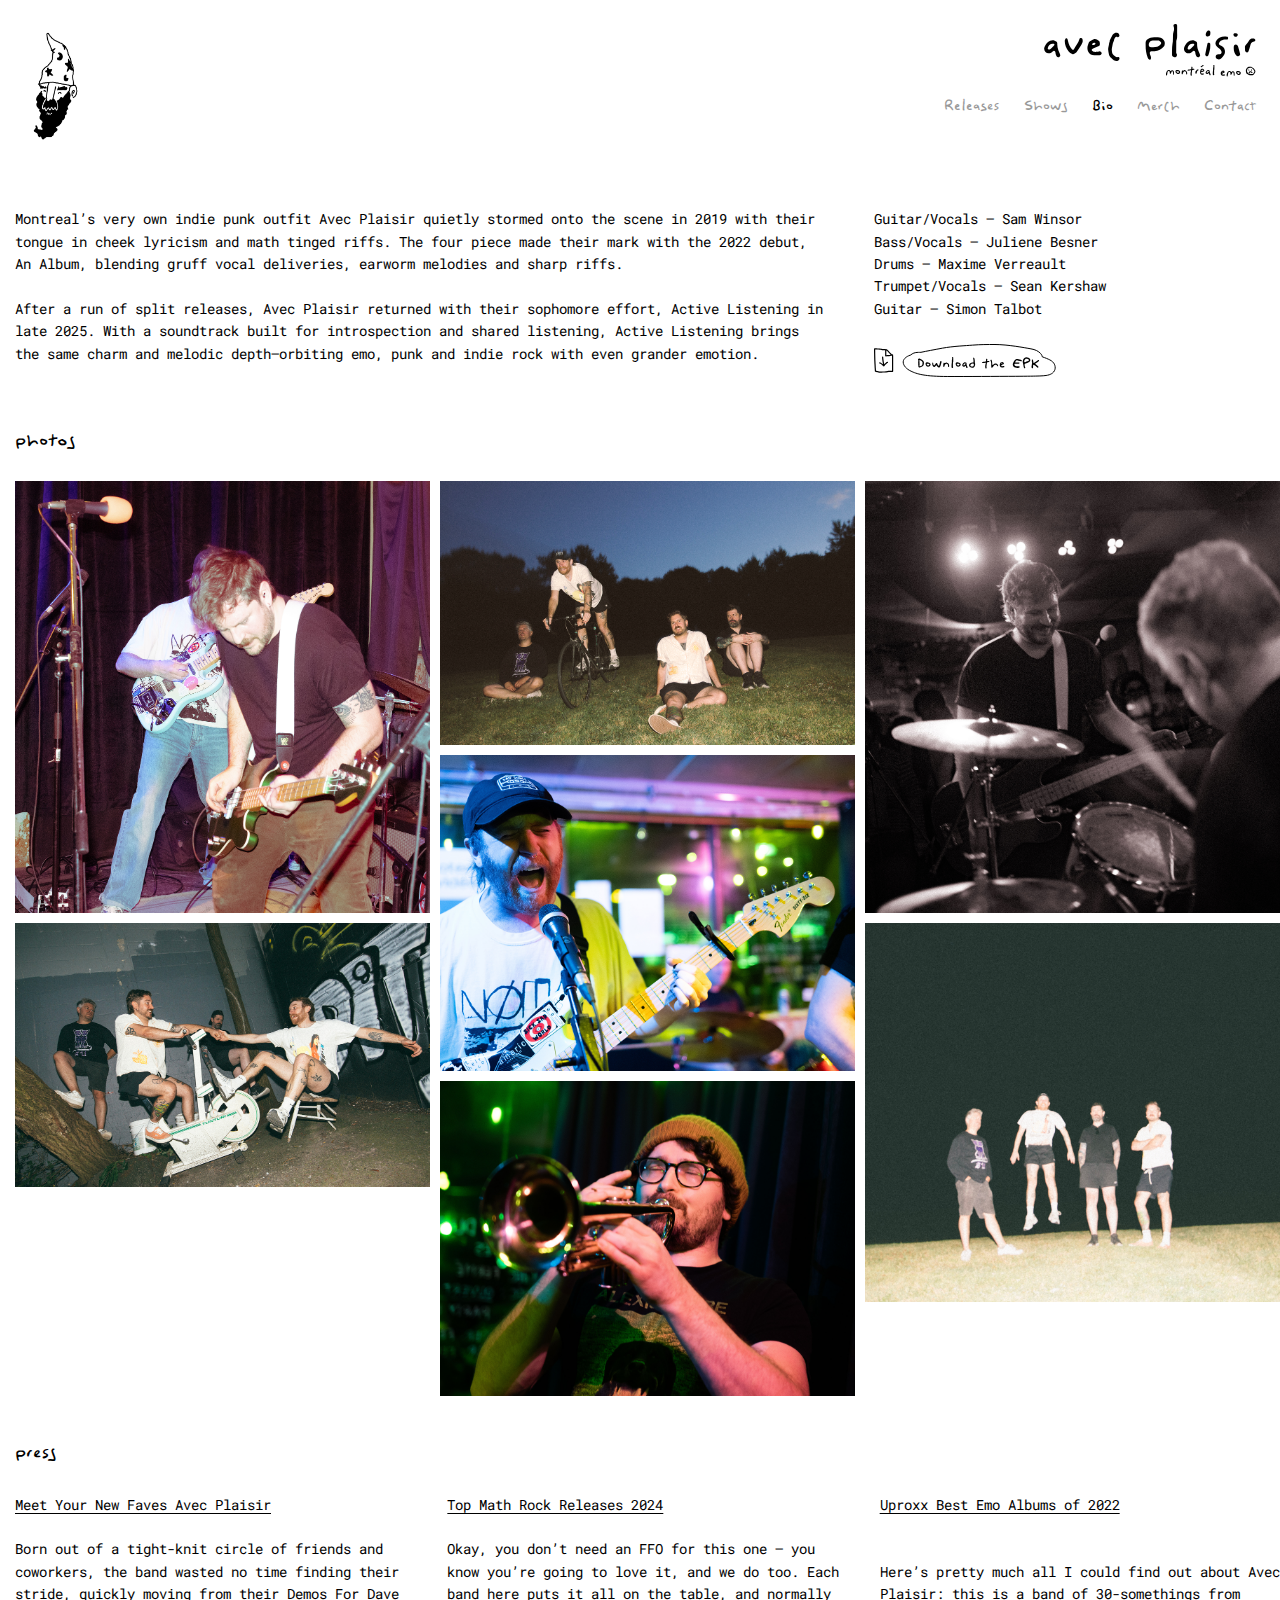
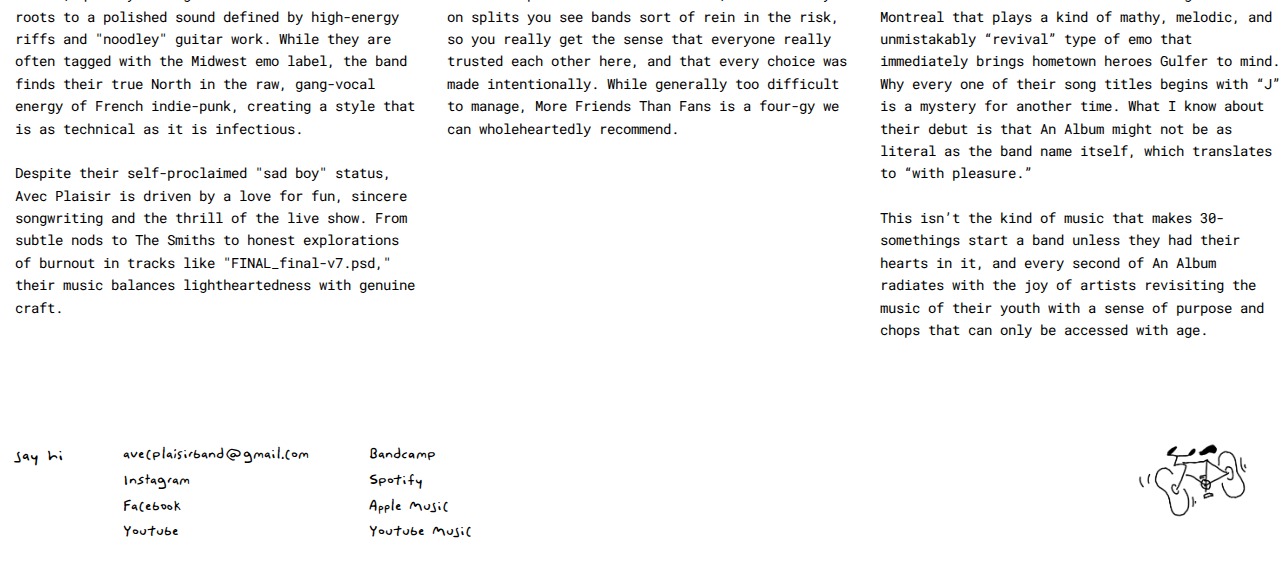
<file: index.html>
<!DOCTYPE html>
<html lang="en">
<head>
  <meta charset="UTF-8" />
  <meta name="viewport" content="width=device-width, initial-scale=1" />
  
  <title>Bio | Avec Plaisir | Montréal Emo</title>
  <meta name="description" content="Official website of Avec Plaisir, an indie-punk outfit from Montréal. Listen to Active Listening and find upcoming show dates.">

  <link rel="canonical" href="https://avecplaisir.ca/index.html">
  <link rel="stylesheet" href="css/styles.css" />
  <link rel="preconnect" href="https://fonts.googleapis.com">
<link rel="preconnect" href="https://fonts.gstatic.com" crossorigin>
<link href="https://fonts.googleapis.com/css2?family=Roboto+Mono:ital,wght@0,100..700;1,100..700&display=swap" rel="stylesheet">
<link rel="icon" type="image/png" href="assets/logos/favicon.png">

<meta property="og:type" content="website">
<meta property="og:url" content="https://avecplaisirband.com/">
<meta property="og:title" content="Avec Plaisir | Montréal Emo">
<meta property="og:description" content="Official website of Avec Plaisir. Listen to 'Active Listening' and check upcoming show dates.">
<meta property="og:image" content="https://avecplaisirband.com/assets/logos/opengraph.png">

<meta name="twitter:card" content="summary_large_image">
<meta name="twitter:title" content="Avec Plaisir">
<meta name="twitter:description" content="Official website of Avec Plaisir.">
<meta name="twitter:image" content="https://avecplaisirband.com/assets/logos/opengraph.png">

</head>
<body>

<!-- NAVIGATION -->
    
<nav class="nav">
  <div class="nav-inner">
    
    <div class="nav-gif-container">
      <img src="images/gifs/doodles_wiz.gif" alt="" class="nav-gif" />
    </div>

    <div class="nav-content">
      <a href="index.html" class="nav-logo">
        <img src="assets/logos/logo-full-right.svg" alt="Avec Plaisir" class="desktop-logo" />
        <img src="assets/logos/logo-centered.svg" alt="Avec Plaisir" class="mobile-logo" />
      </a>

      <ul class="nav-links">
        <li><a href="releases.html">Releases</a></li>
        <li><a href="shows.html">Shows</a></li>
        <li><a href="index.html" class="active">Bio</a></li>
        <li><a href="https://avecplaisir.bandcamp.com/merch" target="_blank">Merch</a></li>
        <li><a href="mailto:avecplaisirband@gmail.com">Contact</a></li>
      </ul>
    </div>

  </div>
</nav>

<main class="page">

   <!-- HEADER / INTRO -->

  <header class="intro">
        <div class="intro-left">
        <p>
          Montreal’s very own indie punk outfit Avec Plaisir quietly stormed onto the scene in 2019 with their tongue in cheek lyricism and math tinged riffs. The four piece made their mark with the 2022 debut, An Album, blending gruff vocal deliveries, earworm melodies and sharp riffs.
        </p>
<br>
        <p>
         After a run of split releases, Avec Plaisir returned with their sophomore effort, Active Listening in late 2025. With a soundtrack built for introspection and shared listening, Active Listening brings the same charm and melodic depth—orbiting emo, punk and indie rock with even grander emotion.
        </p>
      </div>

      <div class="intro-right">
        <ul class="credits">
          <li>Guitar/Vocals — Sam Winsor</li>
          <li>Bass/Vocals — Juliene Besner</li>
          <li>Drums — Maxime Verreault</li>
          <li>Trumpet/Vocals — Sean Kershaw</li>
          <li>Guitar — Simon Talbot</li>
        </ul>

        <a href="assets/Avec-Plaisir_EPK.zip" download class="epk-button">
  <img
    class="epk-default"
    src="assets/buttons/download-epk-default.svg"
    alt="Download the EPK"
  />
  <img
    class="epk-hover"
    src="assets/buttons/download-epk-hover.svg"
    alt=""
  />
</a>
      </div>
  </header>

    <!-- PHOTOS -->

  <section class="photos">
        <h2>photos</h2>

      <div class="photo-grid">
        <img src="images/photos/Image-1.png" alt="" />
        <img src="images/photos/Image-2.png" alt="" />
        <img src="images/photos/Image-3.png" alt="" />
        <img src="images/photos/Image-4.png" alt="" />
        <img src="images/photos/Image-5.png" alt="" />
        <img src="images/photos/Image-6.png" alt="" />
        <img src="images/photos/Image-7.png" alt="" />
      </div>
  </section>

    <!-- PRESS -->

  <section class="press">
  <h2>press</h2>
  <div class="press-grid">
        <article>
        <p><a href="https://www.scenemusicmedia.com/interview/meet-your-new-faves-avec-plaisir">Meet Your New Faves Avec Plaisir</a></p>
          <br>
          <p>
            Born out of a tight-knit circle of friends and coworkers, the band  wasted no time finding their stride, quickly moving from their Demos For Dave roots to a polished sound defined by high-energy riffs and "noodley"  guitar work. While they are often tagged with the Midwest emo label, the band finds their true North in the raw, gang-vocal energy of French  indie-punk, creating a style that is as technical as it is infectious. 
            <br>
            <br>
            Despite their self-proclaimed "sad boy" status, Avec Plaisir is driven by a love for fun, sincere songwriting and the thrill of the live show. From subtle nods to The Smiths to honest explorations of burnout in tracks like "FINAL_final-v7.psd," their music balances lightheartedness with genuine craft.
          </p>
        </article>

        <article>
          <p><a href="https://feckingbahamas.com/the-end-of-the-year-report-top-50-math-rock-releases-of-2024">Top Math Rock Releases 2024</a></p>
          <br>
          <p>
            Okay, you don’t need an FFO for this one – you know you’re going to love it, and we do too. Each band here puts it all on the table, and normally on splits you see bands sort of rein in the risk, so you really get the sense that everyone really trusted each other here, and that every choice was made intentionally. While generally too difficult to manage, More Friends Than Fans is a four-gy we can wholeheartedly recommend.
          </p>
        </article>

        <article>
            <p><a href="https://uproxx.com/indie/best-emo-albums-2022-list/">Uproxx Best Emo Albums of 2022</a></p>
            <br><br>
          <p>
            Here’s pretty much all I could find out about Avec Plaisir: this is a band of 30-somethings from Montreal that plays a kind of mathy, melodic, and unmistakably “revival” type of emo that immediately brings hometown heroes Gulfer to mind. Why every one of their song titles begins with “J” is a mystery for another time. What I know about their debut is that An Album might not be as literal as the band name itself, which translates to “with pleasure.”
            <br>
            <br>
            This isn’t the kind of music that makes 30-somethings start a band unless they had their hearts in it, and every second of An Album radiates with the joy of artists revisiting the music of their youth with a sense of purpose and chops that can only be accessed with age.
          </p>
        </article>
      </div>
  </section>

    <!-- FOOTER -->

 <footer class="footer">
  <h2 class="footer-title">say hi</h2>

  <ul class="footer-links">
    <li><a href="mailto:avecplaisirband@gmail.com">avecplaisirband@gmail.com</a></li>
    <li><a href="https://www.instagram.com/avecplaisirband/" target="_blank" rel="noopener noreferrer">Instagram</a></li>
    <li><a href="https://www.facebook.com/avecplaisirband" target="_blank" rel="noopener noreferrer">Facebook</a></li>
    <li><a href="https://www.youtube.com/@avecplaisirband" target="_blank" rel="noopener noreferrer">Youtube</a></li>
  </ul>

  <ul class="footer-links">
    <li><a href="https://avecplaisir.bandcamp.com/album/active-listening" target="_blank" rel="noopener noreferrer">Bandcamp</a></li>
    <li><a href="https://open.spotify.com/artist/45OR9taqVY8Pkll6PQg9xI?si=CJTieQonRMGG50aIRKrLEA&nd=1&dlsi=aba20785f264412a" target="_blank" rel="noopener noreferrer">Spotify</a></li>
    <li><a href="https://music.apple.com/us/artist/avec-plaisir/1470178502" target="_blank" rel="noopener noreferrer">Apple Music</a></li>
    <li><a href="https://music.youtube.com/channel/UC2itQYO2BKFuR-NdBxmTKXg" target="_blank" rel="noopener noreferrer">Youtube Music</a></li>
  </ul>

  <div class="footer-gif">
    <img src="images/gifs/doodles_bike.gif" alt="" />
  </div>
</footer>

</main>
</body>
</html>
</file>
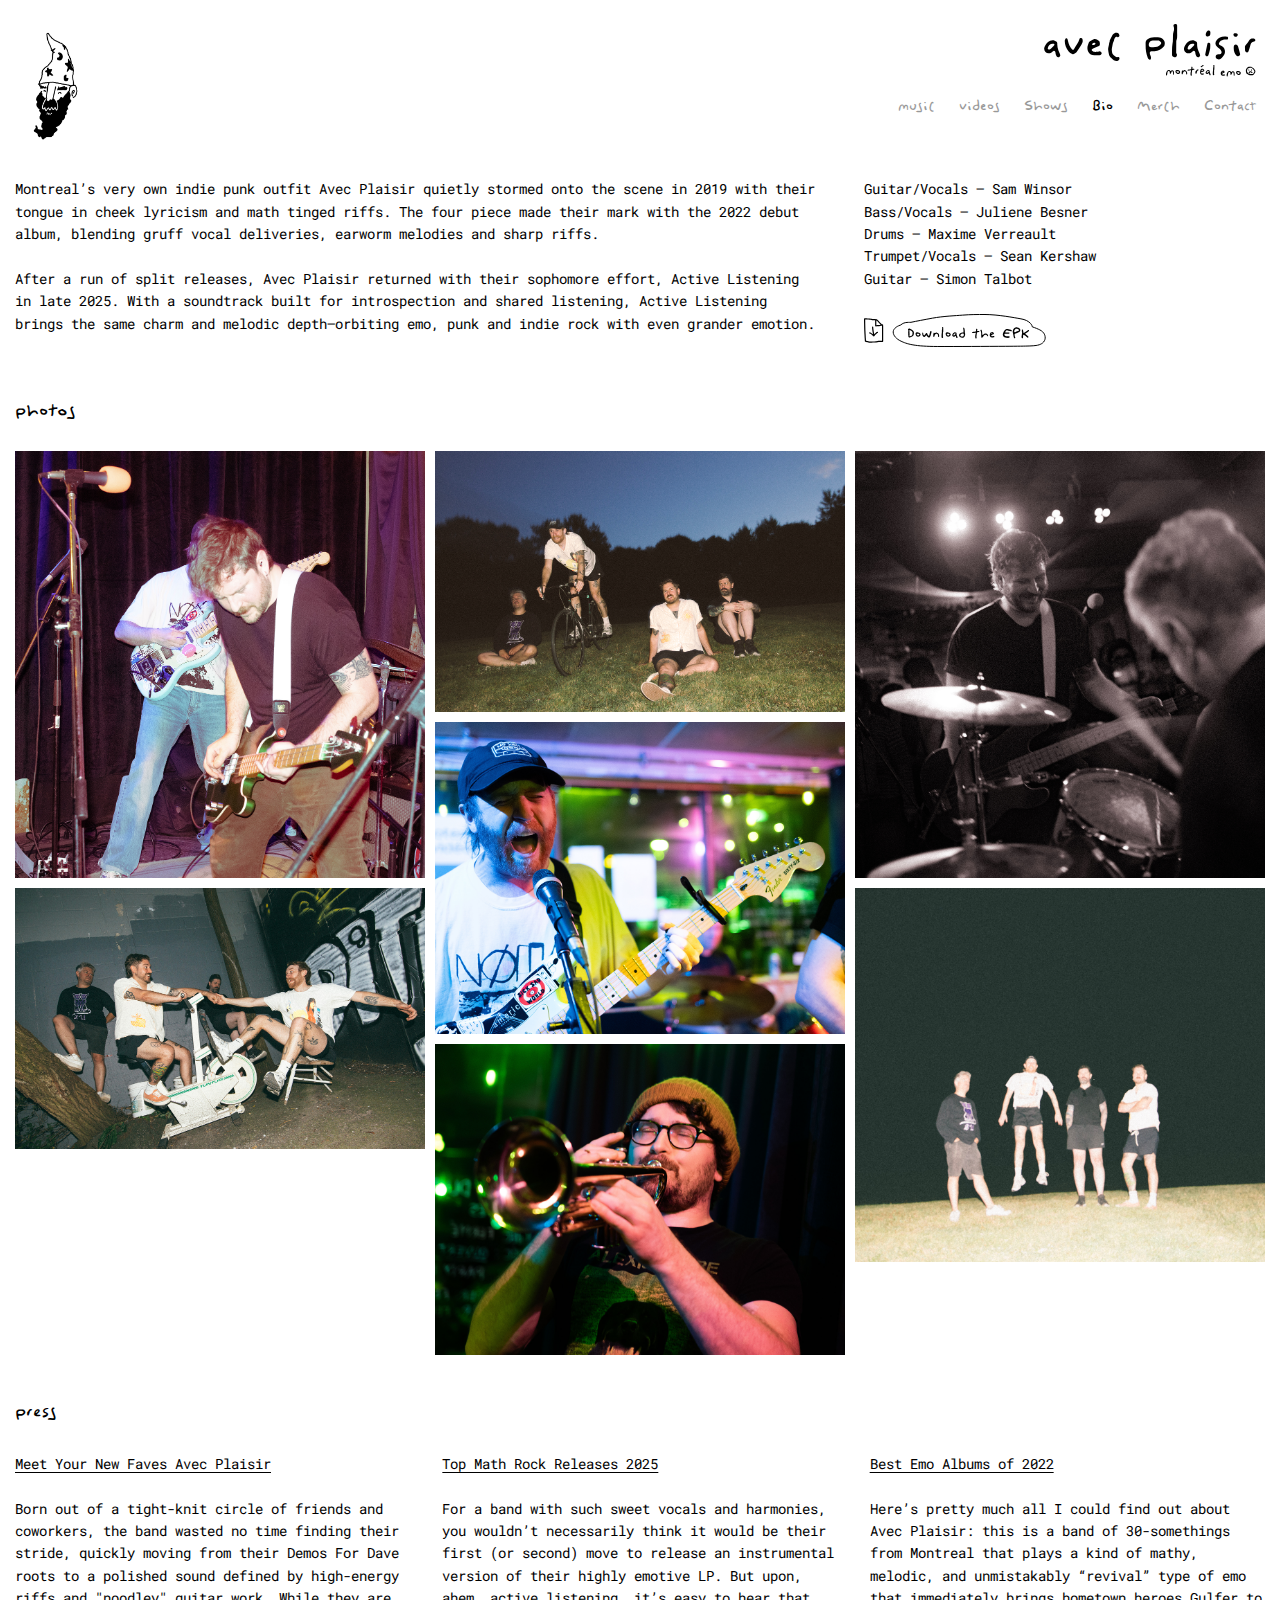
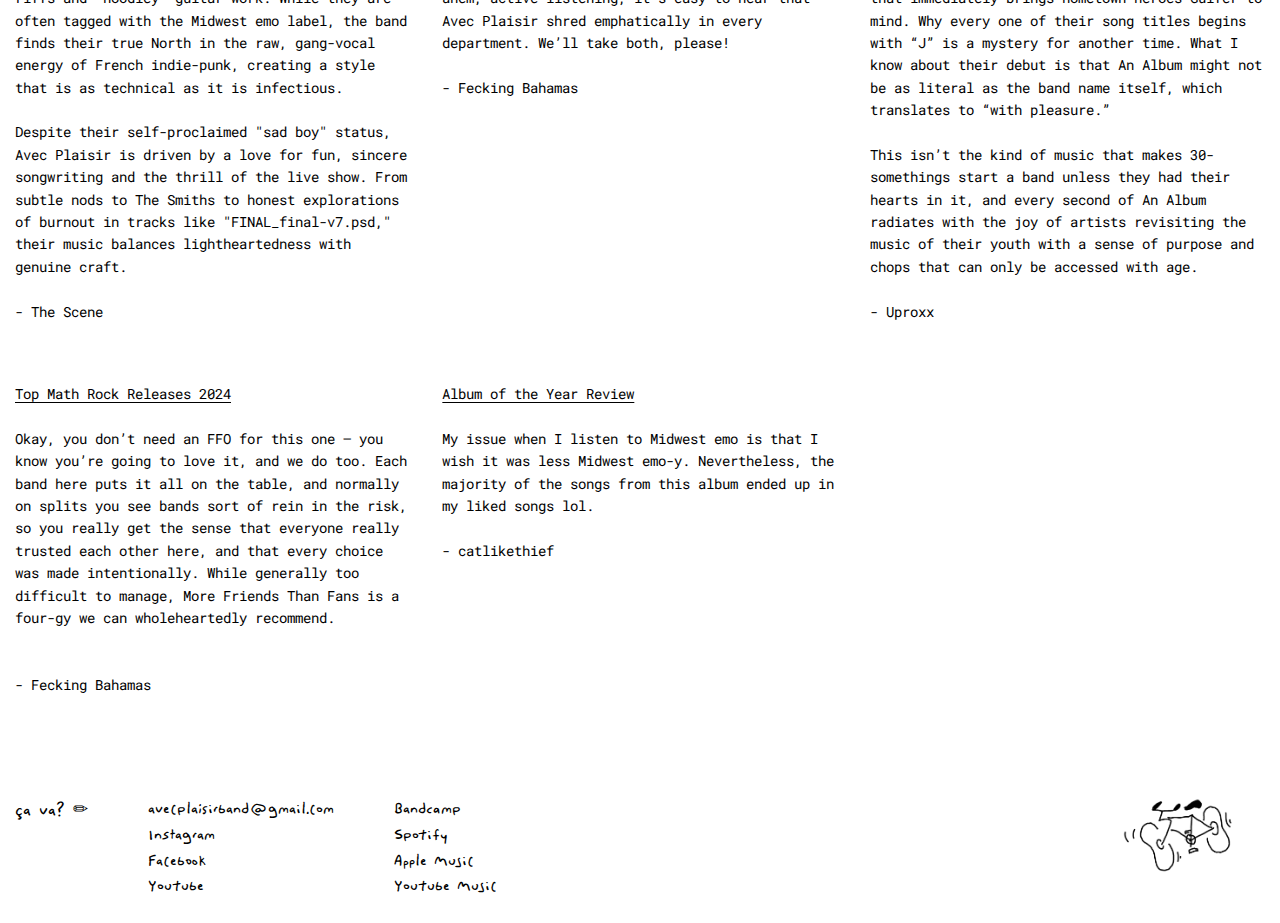
<file: bio.html>
<!DOCTYPE html>
<html lang="en">
<head>
  <meta charset="UTF-8" />
  <meta name="viewport" content="width=device-width, initial-scale=1" />
  
  <title>Bio | Avec Plaisir | Montréal Emo</title>
  <meta name="description" content="Official website of Avec Plaisir, an indie-punk outfit from Montréal. Listen to Active Listening and find upcoming show dates.">

  <link rel="canonical" href="https://avecplaisir.ca/index.html">
  <link rel="stylesheet" href="css/styles.css" />
  <link rel="preconnect" href="https://fonts.googleapis.com">
<link rel="preconnect" href="https://fonts.gstatic.com" crossorigin>
<link href="https://fonts.googleapis.com/css2?family=Roboto+Mono:ital,wght@0,100..700;1,100..700&display=swap" rel="stylesheet">
<link rel="icon" type="image/png" href="assets/logos/favicon.png">

<meta property="og:type" content="website">
<meta property="og:url" content="https://avecplaisirband.com/">
<meta property="og:title" content="Avec Plaisir | Montréal Emo">
<meta property="og:description" content="Official website of Avec Plaisir. Listen to 'Active Listening' and check upcoming show dates.">
<meta property="og:image" content="https://avecplaisirband.com/assets/logos/opengraph.png">

<meta name="twitter:card" content="summary_large_image">
<meta name="twitter:title" content="Avec Plaisir">
<meta name="twitter:description" content="Official website of Avec Plaisir.">
<meta name="twitter:image" content="https://avecplaisirband.com/assets/logos/opengraph.png">

</head>
<body>

<!-- NAVIGATION -->
    
<nav class="nav">
  <div class="nav-inner">
    
    <div class="nav-gif-container">
      <img src="images/gifs/doodles_wiz.gif" alt="" class="nav-gif" />
    </div>

    <div class="nav-content">
      <a href="index.html" class="nav-logo">
        <img src="assets/logos/logo-full-right.svg" alt="Avec Plaisir" class="desktop-logo" />
        <img src="assets/logos/logo-centered.svg" alt="Avec Plaisir" class="mobile-logo" />
      </a>

      <ul class="nav-links">
        <li><a href="music.html">music</a></li>
        <li><a href="videos.html">videos</a></li>
        <li><a href="shows.html">Shows</a></li>
        <li><a href="bio.html" class="active">Bio</a></li>
        <li><a href="https://avecplaisir.bandcamp.com/merch" target="_blank">Merch</a></li>
        <li><a href="mailto:avecplaisirband@gmail.com">Contact</a></li>
      </ul>
    </div>

  </div>
</nav>

<main class="page-bio">

   <!-- HEADER / INTRO -->

  <header class="intro">
        <div class="intro-left">
        <p>
          Montreal’s very own indie punk outfit Avec Plaisir quietly stormed onto the scene in 2019 with their tongue in cheek lyricism and math tinged riffs. The four piece made their mark with the 2022 debut album, blending gruff vocal deliveries, earworm melodies and sharp riffs.
        </p>
<br>
        <p>
         After a run of split releases, Avec Plaisir returned with their sophomore effort, Active Listening in late 2025. With a soundtrack built for introspection and shared listening, Active Listening brings the same charm and melodic depth—orbiting emo, punk and indie rock with even grander emotion.
        </p>
      </div>

      <div class="intro-right">
        <ul class="credits">
          <li>Guitar/Vocals — Sam Winsor</li>
          <li>Bass/Vocals — Juliene Besner</li>
          <li>Drums — Maxime Verreault</li>
          <li>Trumpet/Vocals — Sean Kershaw</li>
          <li>Guitar — Simon Talbot</li>
        </ul>

        <a href="assets/Avec-Plaisir_EPK.zip" download class="epk-button">
  <img
    class="epk-default"
    src="assets/buttons/download-epk-default.svg"
    alt="Download the EPK"
  />
  <img
    class="epk-hover"
    src="assets/buttons/download-epk-hover.svg"
    alt=""
  />
</a>
      </div>
  </header>

    <!-- PHOTOS -->

  <section class="photos">
        <h2>photos</h2>

      <div class="photo-grid">
        <img src="images/photos/Image-1.png" alt="" />
        <img src="images/photos/Image-2.png" alt="" />
        <img src="images/photos/Image-3.png" alt="" />
        <img src="images/photos/Image-4.png" alt="" />
        <img src="images/photos/Image-5.png" alt="" />
        <img src="images/photos/Image-6.png" alt="" />
        <img src="images/photos/Image-7.png" alt="" />
      </div>
  </section>

    <!-- PRESS -->

  <section class="press">
  <h2>press</h2>
  <div class="press-grid-1">
        <article>
        <p><a href="https://www.scenemusicmedia.com/interview/meet-your-new-faves-avec-plaisir" target="_blank" rel="noopener noreferrer">Meet Your New Faves Avec Plaisir</a></p>
          <br>
          <p>
            Born out of a tight-knit circle of friends and coworkers, the band  wasted no time finding their stride, quickly moving from their Demos For Dave roots to a polished sound defined by high-energy riffs and "noodley"  guitar work. While they are often tagged with the Midwest emo label, the band finds their true North in the raw, gang-vocal energy of French  indie-punk, creating a style that is as technical as it is infectious. 
            <br>
            <br>
            Despite their self-proclaimed "sad boy" status, Avec Plaisir is driven by a love for fun, sincere songwriting and the thrill of the live show. From subtle nods to The Smiths to honest explorations of burnout in tracks like "FINAL_final-v7.psd," their music balances lightheartedness with genuine craft.
           <br>
           <br>
          - The Scene
          </p>
        </article>

        <article>
          <p><a href="https://feckingbahamas.com/the-end-of-the-year-report-top-75-math-rock-releases-of-2025-part-one" target="_blank" rel="noopener noreferrer">Top Math Rock Releases 2025</a></p>
          <br>
          <p>
          For a band with such sweet vocals and harmonies, you wouldn’t necessarily think it would be their first (or second) move to release an instrumental version of their highly emotive LP. But upon, ahem, active listening, it’s easy to hear that Avec Plaisir shred emphatically in every department. We’ll take both, please!          </p>
        <br>
        - Fecking Bahamas
        </article>

        <article>
            <p><a href="https://uproxx.com/indie/best-emo-albums-2022-list/" target="_blank" rel="noopener noreferrer">Best Emo Albums of 2022</a></p>
            <br>
          <p>
            Here’s pretty much all I could find out about Avec Plaisir: this is a band of 30-somethings from Montreal that plays a kind of mathy, melodic, and unmistakably “revival” type of emo that immediately brings hometown heroes Gulfer to mind. Why every one of their song titles begins with “J” is a mystery for another time. What I know about their debut is that An Album might not be as literal as the band name itself, which translates to “with pleasure.”
            <br>
            <br>
            This isn’t the kind of music that makes 30-somethings start a band unless they had their hearts in it, and every second of An Album radiates with the joy of artists revisiting the music of their youth with a sense of purpose and chops that can only be accessed with age.
          <br>
          <br>
          - Uproxx
          </p>
        </article>
      </div>

<div class="press-grid">
        <article>
        <p><a href="https://feckingbahamas.com/the-end-of-the-year-report-top-50-math-rock-releases-of-2024" target="_blank" rel="noopener noreferrer">Top Math Rock Releases 2024</a></p>
          <br>
          <p>
            Okay, you don’t need an FFO for this one – you know you’re going to love it, and we do too. Each band here puts it all on the table, and normally on splits you see bands sort of rein in the risk, so you really get the sense that everyone really trusted each other here, and that every choice was made intentionally. While generally too difficult to manage, More Friends Than Fans is a four-gy we can wholeheartedly recommend.            <br>
            <br>
           <br>
          - Fecking Bahamas
          </p>
        </article>

        <article>
          <p><a href="https://www.albumoftheyear.org/album/1459355-avec-plaisir-active-listening.php" target="_blank" rel="noopener noreferrer">Album of the Year Review</a></p>
          <br>
          <p>
          My issue when I listen to Midwest emo is that I wish it was less Midwest emo-y. Nevertheless, the majority of the songs from this album ended up in my liked songs lol.        <br>
        <br>
          - catlikethief
        </article>

      </div>

  </section>

    <!-- FOOTER -->

 <footer class="footer">
  <h2 class="footer-title">Ça va? ✏</h2>

  <ul class="footer-links">
    <li><a href="mailto:avecplaisirband@gmail.com">avecplaisirband@gmail.com</a></li>
    <li><a href="https://www.instagram.com/avecplaisirband/" target="_blank" rel="noopener noreferrer">Instagram</a></li>
    <li><a href="https://www.facebook.com/avecplaisirband" target="_blank" rel="noopener noreferrer">Facebook</a></li>
    <li><a href="https://www.youtube.com/@avecplaisirband" target="_blank" rel="noopener noreferrer">Youtube</a></li>
  </ul>

  <ul class="footer-links">
    <li><a href="https://avecplaisir.bandcamp.com/album/active-listening" target="_blank" rel="noopener noreferrer">Bandcamp</a></li>
    <li><a href="https://open.spotify.com/artist/45OR9taqVY8Pkll6PQg9xI?si=CJTieQonRMGG50aIRKrLEA&nd=1&dlsi=aba20785f264412a" target="_blank" rel="noopener noreferrer">Spotify</a></li>
    <li><a href="https://music.apple.com/us/artist/avec-plaisir/1470178502" target="_blank" rel="noopener noreferrer">Apple Music</a></li>
    <li><a href="https://music.youtube.com/channel/UC2itQYO2BKFuR-NdBxmTKXg" target="_blank" rel="noopener noreferrer">Youtube Music</a></li>
  </ul>

  <div class="footer-gif">
    <img src="images/gifs/doodles_bike.gif" alt="" />
  </div>
</footer>

</main>
</body>
</html>
</file>
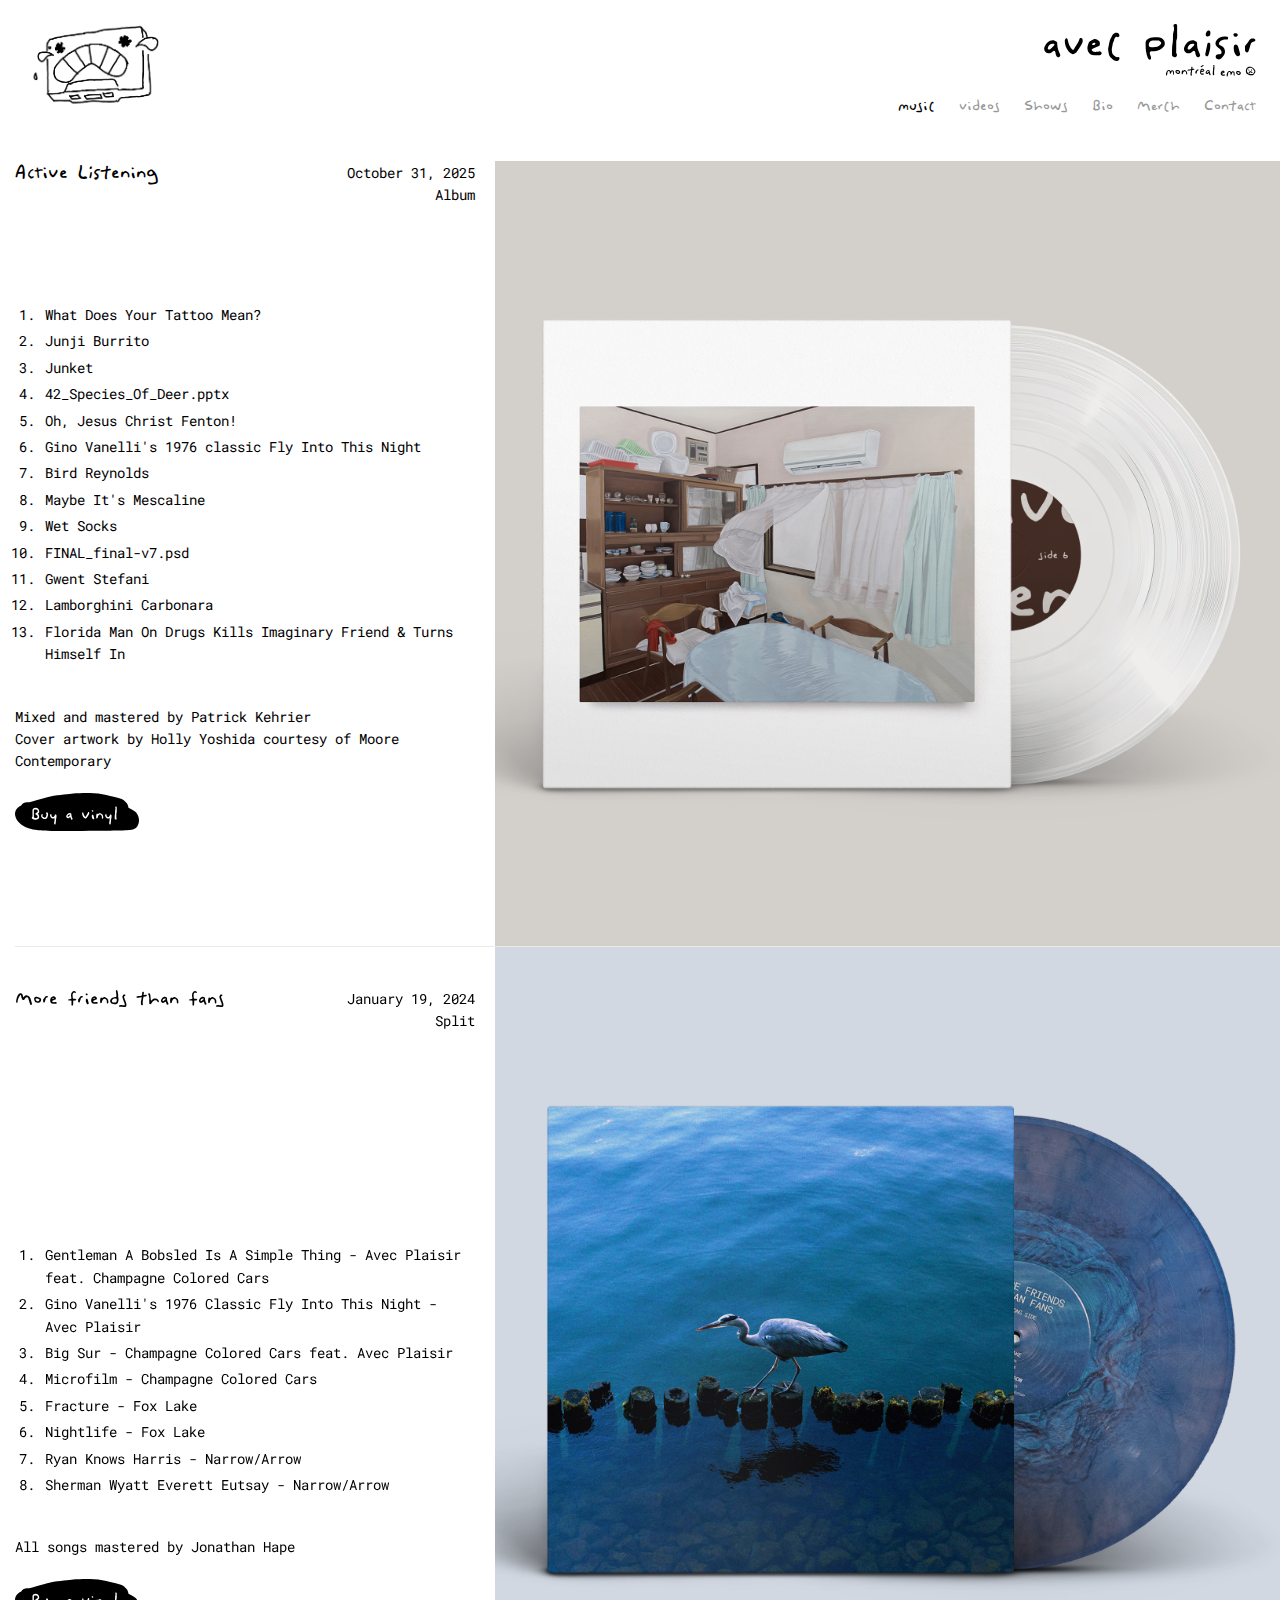
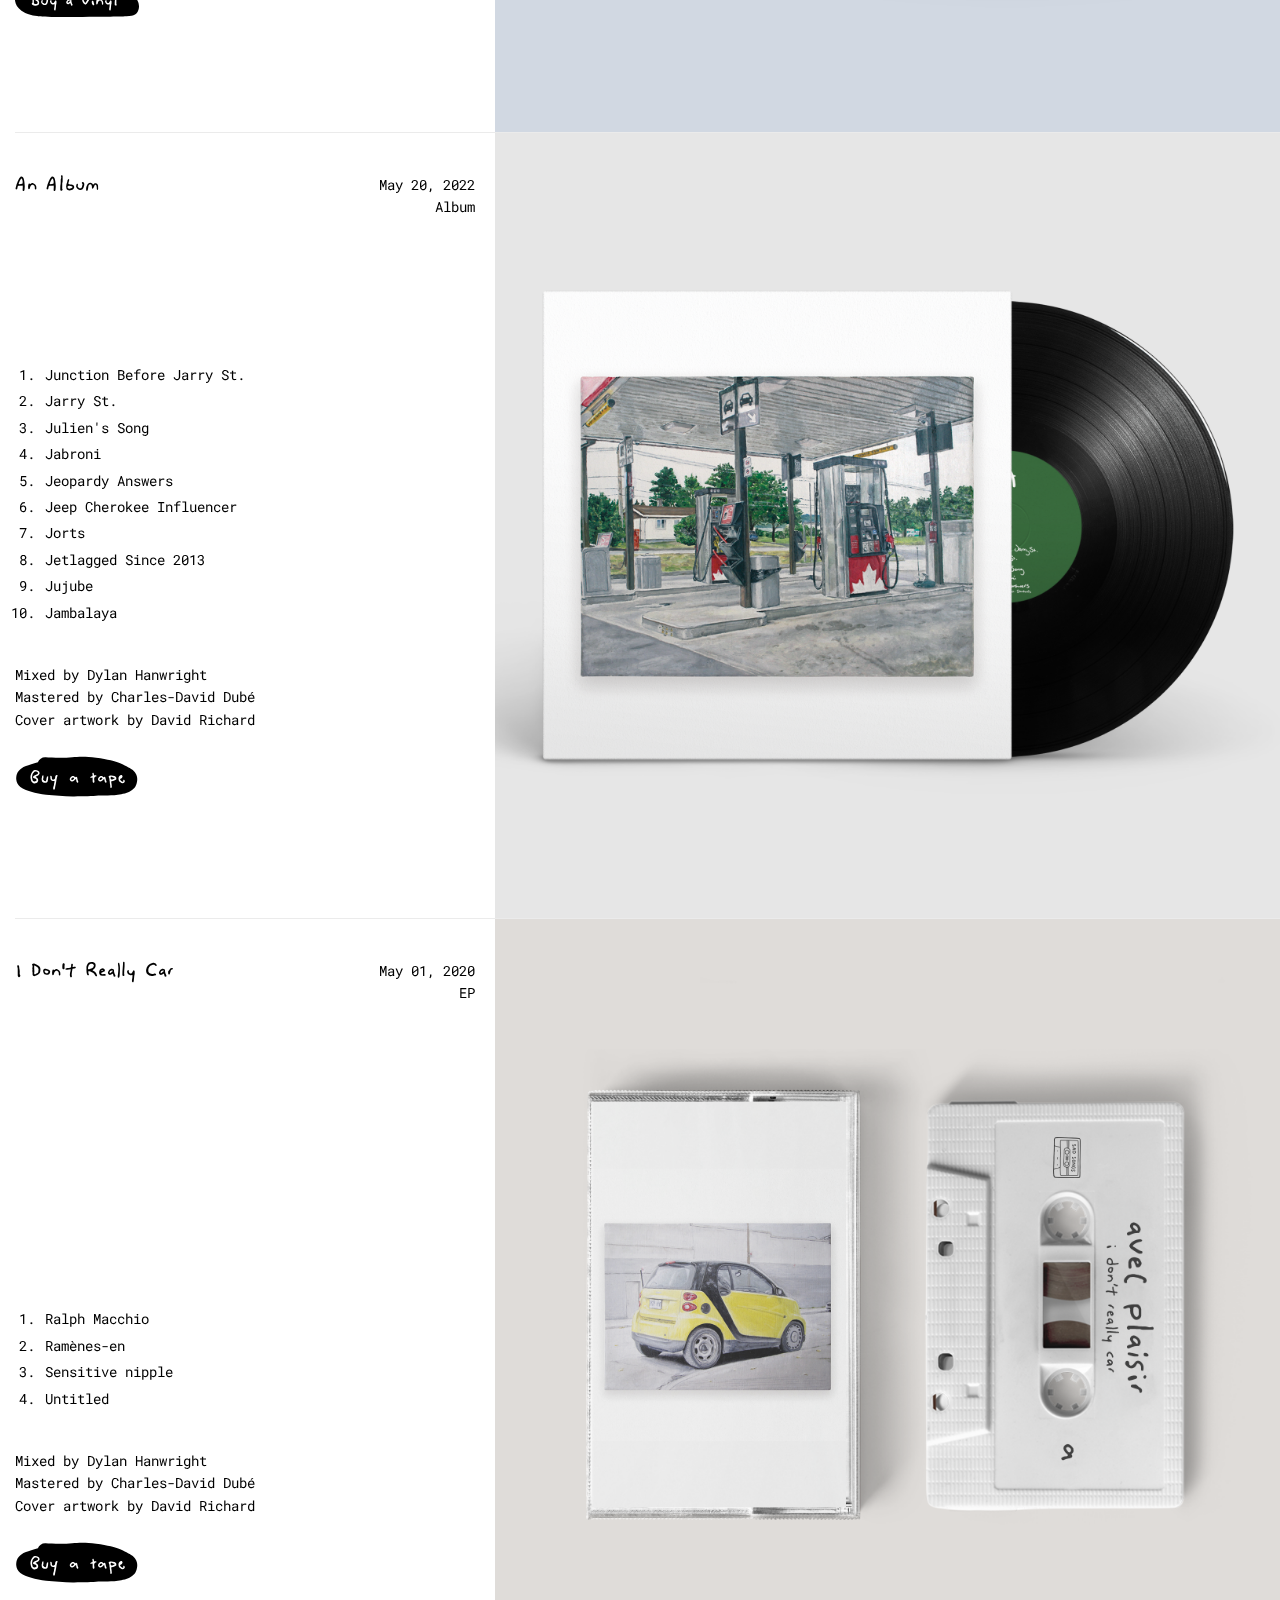
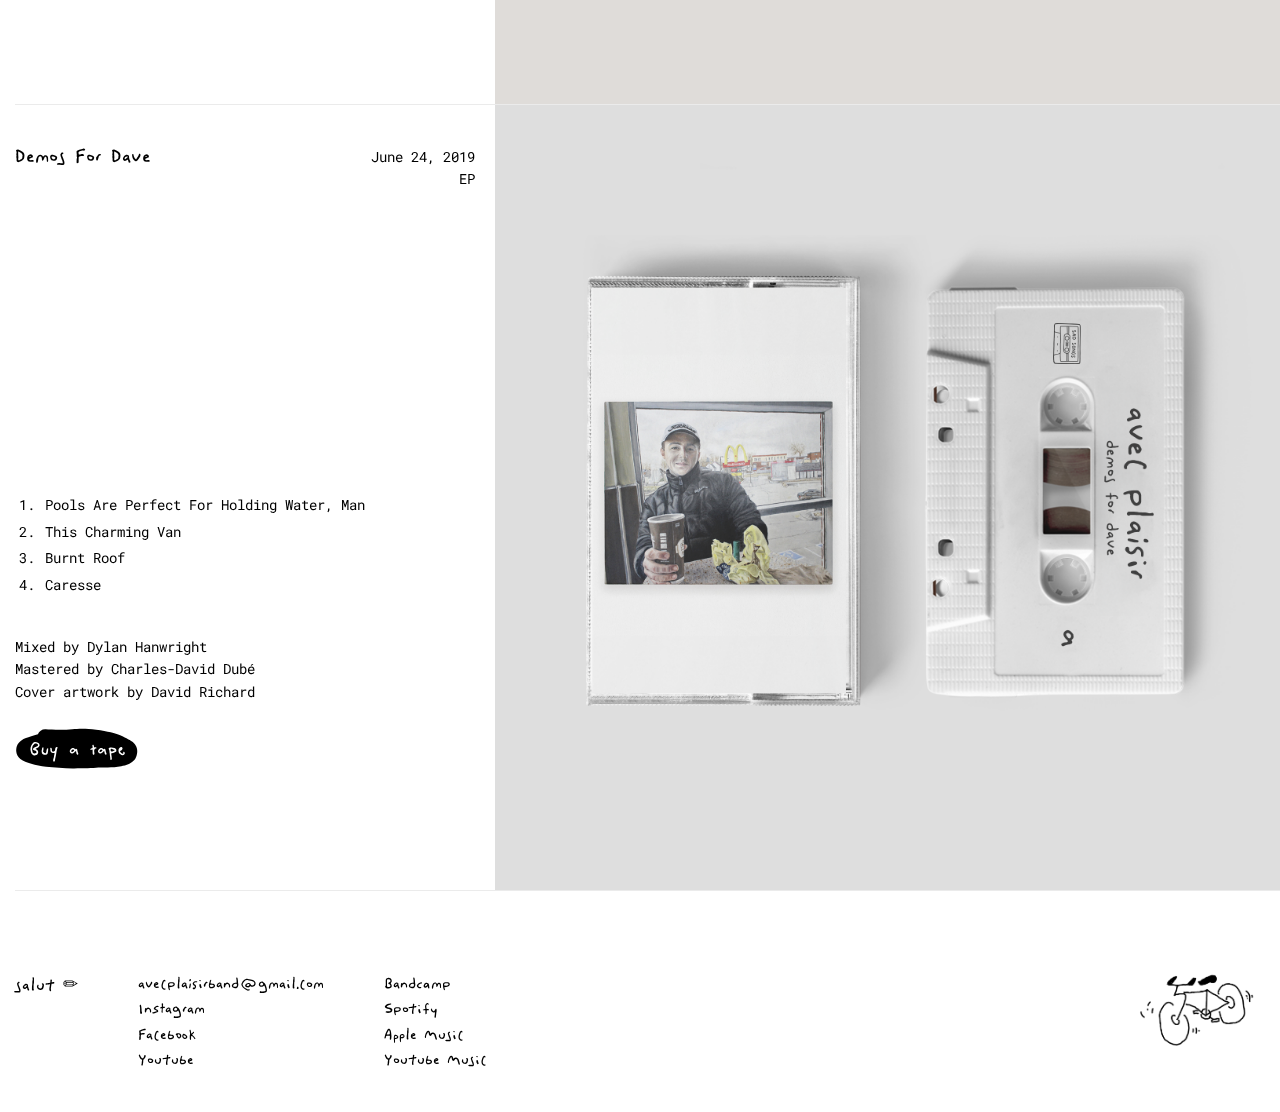
<file: music.html>
<!DOCTYPE html>
<html lang="en">
<head>
  <meta charset="UTF-8" />
  <meta name="viewport" content="width=device-width, initial-scale=1" />

  <title>Releases | Avec Plaisir | Montréal Emo</title>
  <meta name="description" content="Official website of Avec Plaisir, an indie-punk outfit from Montréal. Listen to Active Listening and find upcoming show dates.">

  <link rel="canonical" href="https://avecplaisir.ca/index.html">
  <link rel="stylesheet" href="css/styles.css" />
  <link rel="preconnect" href="https://fonts.googleapis.com">
<link rel="preconnect" href="https://fonts.gstatic.com" crossorigin>
<link href="https://fonts.googleapis.com/css2?family=Roboto+Mono:ital,wght@0,100..700;1,100..700&display=swap" rel="stylesheet">
<link rel="icon" type="image/png" href="assets/logos/favicon.png">

<meta property="og:type" content="website">
<meta property="og:url" content="https://avecplaisirband.com/">
<meta property="og:title" content="Avec Plaisir | Montréal Emo">
<meta property="og:description" content="Official website of Avec Plaisir. Listen to 'Active Listening' and check upcoming show dates.">
<meta property="og:image" content="https://avecplaisirband.com/assets/logos/opengraph.png">

<meta name="twitter:card" content="summary_large_image">
<meta name="twitter:title" content="Avec Plaisir">
<meta name="twitter:description" content="Official website of Avec Plaisir.">
<meta name="twitter:image" content="https://avecplaisirband.com/assets/logos/opengraph.png">

</head>
<body>

<!-- NAVIGATION -->
    
<nav class="nav">
  <div class="nav-inner">
    
    <div class="nav-gif-container">
      <img src="images/gifs/doodles_sadtape.gif" alt="" class="nav-gif-releases" />
    </div>

    <div class="nav-content">
      <a href="index.html" class="nav-logo">
        <img src="assets/logos/logo-full-right.svg" alt="Avec Plaisir" class="desktop-logo" />
        <img src="assets/logos/logo-centered.svg" alt="Avec Plaisir" class="mobile-logo" />
      </a>

      <ul class="nav-links">
        <li><a href="music.html" class="active">music</a></li>
        <li><a href="videos.html">videos</a></li>
        <li><a href="shows.html">Shows</a></li>
        <li><a href="bio.html">Bio</a></li>
        <li><a href="https://avecplaisir.bandcamp.com/merch" target="_blank">Merch</a></li>
        <li><a href="mailto:avecplaisirband@gmail.com">Contact</a></li>
      </ul>
    </div>

  </div>
</nav>


<!-- ACTIVE LISTENING -->

<main class="page">
  <div class="releases-container">
    
<article class="release-item">
  <div class="release-info">
    <div class="info-top-first">
      <h1 class="release-title">Active Listening</h1>
      <div class="release-meta">
        <p class="release-date">October 31, 2025</p>
        <p class="release-type">Album</p> </div>
    </div>

        <div class="info-bottom">
          <div class="tracklist">
            <ol>
              <li>What Does Your Tattoo Mean?</li>
              <li>Junji Burrito</li>
              <li>Junket</li>
              <li>42_Species_Of_Deer.pptx</li>
              <li>Oh, Jesus Christ Fenton!</li>
              <li>Gino Vanelli's 1976 classic Fly Into This Night</li>
              <li>Bird Reynolds</li>
              <li>Maybe It's Mescaline</li>
              <li>Wet Socks</li>
              <li>FINAL_final-v7.psd</li>
              <li>Gwent Stefani</li>
              <li>Lamborghini Carbonara</li>
              <li>Florida Man On Drugs Kills Imaginary Friend & Turns Himself In</li>
            </ol>
          </div>
          
          <div class="release-bio">
            <p>Mixed and mastered by Patrick Kehrier</p>
            <p>Cover artwork by Holly Yoshida courtesy of Moore Contemporary</p>
          </div>

<div class="buy-buttons">
        <a href="https://avecplaisir.bandcamp.com/album/active-listening" target="_blank" rel="noopener noreferrer" class="buy-button">
          <img src="assets/buttons/Buy-vinyl-default.svg" alt="Buy" class="btn-default">
          <img src="assets/buttons/Buy-vinyl-hover.svg" alt="Buy" class="btn-hover">
        </a>
      </div>

      <div class="bc-embed">
        <iframe style="border: 0; width: 100%; height: 42px;" src="https://bandcamp.com/EmbeddedPlayer/album=3843510428/size=small/bgcol=ffffff/linkcol=333333/transparent=true/" seamless></iframe>
      </div>
    </div>
  </div>

  <div class="release-visual">
    <img src="images/releases/activelistening.png" alt="Album Cover">
  </div>
</article>


    <!-- MORE FRIENDS -->

<article class="release-item">
      
      <div class="release-info">
        <div class="info-top">
      <h1 class="release-title">More friends than fans</h1>
      <div class="release-meta">
        <p class="release-date">January 19, 2024</p>
        <p class="release-type">Split</p> </div>
        </div>

        <div class="info-bottom">
          <div class="tracklist">
            <ol>
              <li>Gentleman A Bobsled Is A Simple Thing  - Avec Plaisir feat. Champagne Colored Cars</li>
              <li>Gino Vanelli's 1976 Classic Fly Into This Night - Avec Plaisir</li>
              <li>Big Sur - Champagne Colored Cars feat. Avec Plaisir </li>
              <li>Microfilm - Champagne Colored Cars</li>
              <li>Fracture - Fox Lake</li>
              <li>Nightlife - Fox Lake</li>
              <li>Ryan Knows Harris - Narrow/Arrow</li>
              <li>Sherman Wyatt Everett Eutsay - Narrow/Arrow</li>
            </ol>
          </div>
          
          <div class="release-bio">
            <p>All songs mastered by Jonathan Hape</p>
          </div>

          <div class="buy-buttons">
        <a href="https://avecplaisir.bandcamp.com/album/more-friends-than-fans" target="_blank" rel="noopener noreferrer" class="buy-button">
          <img src="assets/buttons/Buy-vinyl-default.svg" alt="Buy" class="btn-default">
          <img src="assets/buttons/Buy-vinyl-hover.svg" alt="Buy" class="btn-hover">
        </a>
          </div>

          <div class="bc-embed">
            <iframe style="border: 0; width: 100%; height: 42px;" src="https://bandcamp.com/EmbeddedPlayer/album=318527725/size=small/bgcol=ffffff/linkcol=333333/transparent=true/" seamless>
              <a href="https://avecplaisir.bandcamp.com/album/more-friends-than-fans">More Friends Than Fans by Avec Plaisir, Champagne Colored Cars, Fox Lake, Narrow / Arrow</a></iframe>
          </div>
        </div>
      </div>

      <div class="release-visual">
        <img src="images/releases/Morefriends.png" alt="More Firends Than Fans Album Cover">
      </div>

    </article>



<!-- AN ALBUM -->

<article class="release-item">
      
      <div class="release-info">
        <div class="info-top">
      <h1 class="release-title">An Album</h1>
      <div class="release-meta">
        <p class="release-date">May 20, 2022</p>
        <p class="release-type">Album</p> </div>
        </div>

        <div class="info-bottom">
          <div class="tracklist">
            <ol>
              <li>Junction Before Jarry St.</li>
              <li>Jarry St.</li>
              <li>Julien's Song</li>
              <li>Jabroni</li>
              <li>Jeopardy Answers</li>
              <li>Jeep Cherokee Influencer</li>
              <li>Jorts</li>
              <li>Jetlagged Since 2013</li>
              <li>Jujube</li>
              <li>Jambalaya</li>
            </ol>
          </div>
          
          <div class="release-bio">
            <p>Mixed by Dylan Hanwright</p>
            <p>Mastered by Charles-David Dubé</p>
            <p>Cover artwork by David Richard</p>
          </div>

          <div class="buy-buttons">
            <a href="https://www.sadsongstapes.com/store/p/avec-plaisir-an-album" target="_blank" rel="noopener noreferrer" class="buy-button">
              <img src="assets/buttons/Buy-tape-default.svg" alt="Buy tape on Sad Songs" class="btn-default">
              <img src="assets/buttons/Buy-tape-hover.svg" alt="Buy tape on Sad Songs" class="btn-hover">
            </a>
          </div>

          <div class="bc-embed">
            <iframe style="border: 0; width: 100%; height: 42px;" src="https://bandcamp.com/EmbeddedPlayer/album=1024987505/size=small/bgcol=ffffff/linkcol=333333/transparent=true/" seamless>
              <a href="https://avecplaisir.bandcamp.com/album/an-album">An Album by Avec Plaisir</a>
            </iframe>
          </div>
        </div>
      </div>

      <div class="release-visual">
        <img src="images/releases/analbum.png" alt="An Album Album Cover">
      </div>

    </article>



    <!-- I DONT REALLY CAR -->

<article class="release-item">
      
      <div class="release-info">
        <div class="info-top">
      <h1 class="release-title">I Don't Really Car</h1>
      <div class="release-meta">
        <p class="release-date">May 01, 2020</p>
        <p class="release-type">EP</p> </div>
        </div>

        <div class="info-bottom">
          <div class="tracklist">
            <ol>
              <li>Ralph Macchio</li>
              <li>Ramènes-en</li>
              <li>Sensitive nipple</li>
              <li>Untitled</li>
            </ol>
          </div>
          
          <div class="release-bio">
            <p>Mixed by Dylan Hanwright</p>
            <p>Mastered by Charles-David Dubé</p>
            <p>Cover artwork by David Richard</p>
          </div>

          <div class="buy-buttons">
            <a href="https://www.sadsongstapes.com/store/p/avec-plaisir-demos-for-davei-dont-really-car" target="_blank" rel="noopener noreferrer" class="buy-button">
              <img src="assets/buttons/Buy-tape-default.svg" alt="Buy tape on Sad Songs" class="btn-default">
              <img src="assets/buttons/Buy-tape-hover.svg" alt="Buy tape on Sad Songs" class="btn-hover">
            </a>
          </div>

          <div class="bc-embed">
            <iframe style="border: 0; width: 100%; height: 42px;" src="https://bandcamp.com/EmbeddedPlayer/album=1667593407/size=small/bgcol=ffffff/linkcol=333333/transparent=true/" seamless>
              <a href="https://avecplaisir.bandcamp.com/album/i-dont-really-car">I Don&#39;t Really Car by Avec Plaisir</a></iframe>
          </div>
        </div>
      </div>

      <div class="release-visual">
        <img src="images/releases/idontcar.png" alt="I Dont Really Car Album Cover">
      </div>

    </article>




<!-- DEMOS FOR DAVE -->

<article class="release-item">
      
      <div class="release-info">
        <div class="info-top">
      <h1 class="release-title">Demos For Dave</h1>
      <div class="release-meta">
        <p class="release-date">June 24, 2019</p>
        <p class="release-type">EP</p> </div>
        </div>

        <div class="info-bottom">
          <div class="tracklist">
            <ol>
              <li>Pools Are Perfect For Holding Water, Man</li>
              <li>This Charming Van</li>
              <li>Burnt Roof</li>
              <li>Caresse</li>
            </ol>
          </div>
          
          <div class="release-bio">
            <p>Mixed by Dylan Hanwright</p>
            <p>Mastered by Charles-David Dubé</p>
            <p>Cover artwork by David Richard</p>
          </div>

          <div class="buy-buttons">
            <a href="https://www.sadsongstapes.com/store/p/avec-plaisir-demos-for-davei-dont-really-car" target="_blank" rel="noopener noreferrer" class="buy-button">
              <img src="assets/buttons/Buy-tape-default.svg" alt="Buy tape on Sad Songs" class="btn-default">
              <img src="assets/buttons/Buy-tape-hover.svg" alt="Buy tape on Sad Songs" class="btn-hover">
            </a>
          </div>

          <div class="bc-embed">
            <iframe style="border: 0; width: 100%; height: 42px;" src="https://bandcamp.com/EmbeddedPlayer/album=2683580660/size=small/bgcol=ffffff/linkcol=333333/transparent=true/" seamless>
            <a href="https://avecplaisir.bandcamp.com/album/demos-for-dave">Demos for Dave by Avec Plaisir</a></iframe>
          </div>
        </div>
      </div>

      <div class="release-visual">
        <img src="images/releases/demos.png" alt="Demos for Dave Album Cover">
      </div>

    </article>



    </div>



    <!-- FOOTER -->

 <footer class="footer">
  <h2 class="footer-title">salut ✏</h2>

  <ul class="footer-links">
    <li><a href="mailto:avecplaisirband@gmail.com">avecplaisirband@gmail.com</a></li>
    <li><a href="https://www.instagram.com/avecplaisirband/" target="_blank" rel="noopener noreferrer">Instagram</a></li>
    <li><a href="https://www.facebook.com/avecplaisirband" target="_blank" rel="noopener noreferrer">Facebook</a></li>
    <li><a href="https://www.youtube.com/@avecplaisirband" target="_blank" rel="noopener noreferrer">Youtube</a></li>
  </ul>

  <ul class="footer-links">
    <li><a href="https://avecplaisir.bandcamp.com/album/active-listening" target="_blank" rel="noopener noreferrer">Bandcamp</a></li>
    <li><a href="https://open.spotify.com/artist/45OR9taqVY8Pkll6PQg9xI?si=CJTieQonRMGG50aIRKrLEA&nd=1&dlsi=aba20785f264412a" target="_blank" rel="noopener noreferrer">Spotify</a></li>
    <li><a href="https://music.apple.com/us/artist/avec-plaisir/1470178502" target="_blank" rel="noopener noreferrer">Apple Music</a></li>
    <li><a href="https://music.youtube.com/channel/UC2itQYO2BKFuR-NdBxmTKXg" target="_blank" rel="noopener noreferrer">Youtube Music</a></li>
  </ul>

  <div class="footer-gif">
    <img src="images/gifs/doodles_bike.gif" alt="" />
  </div>
</footer>

</main>
</body>
</html>
</file>
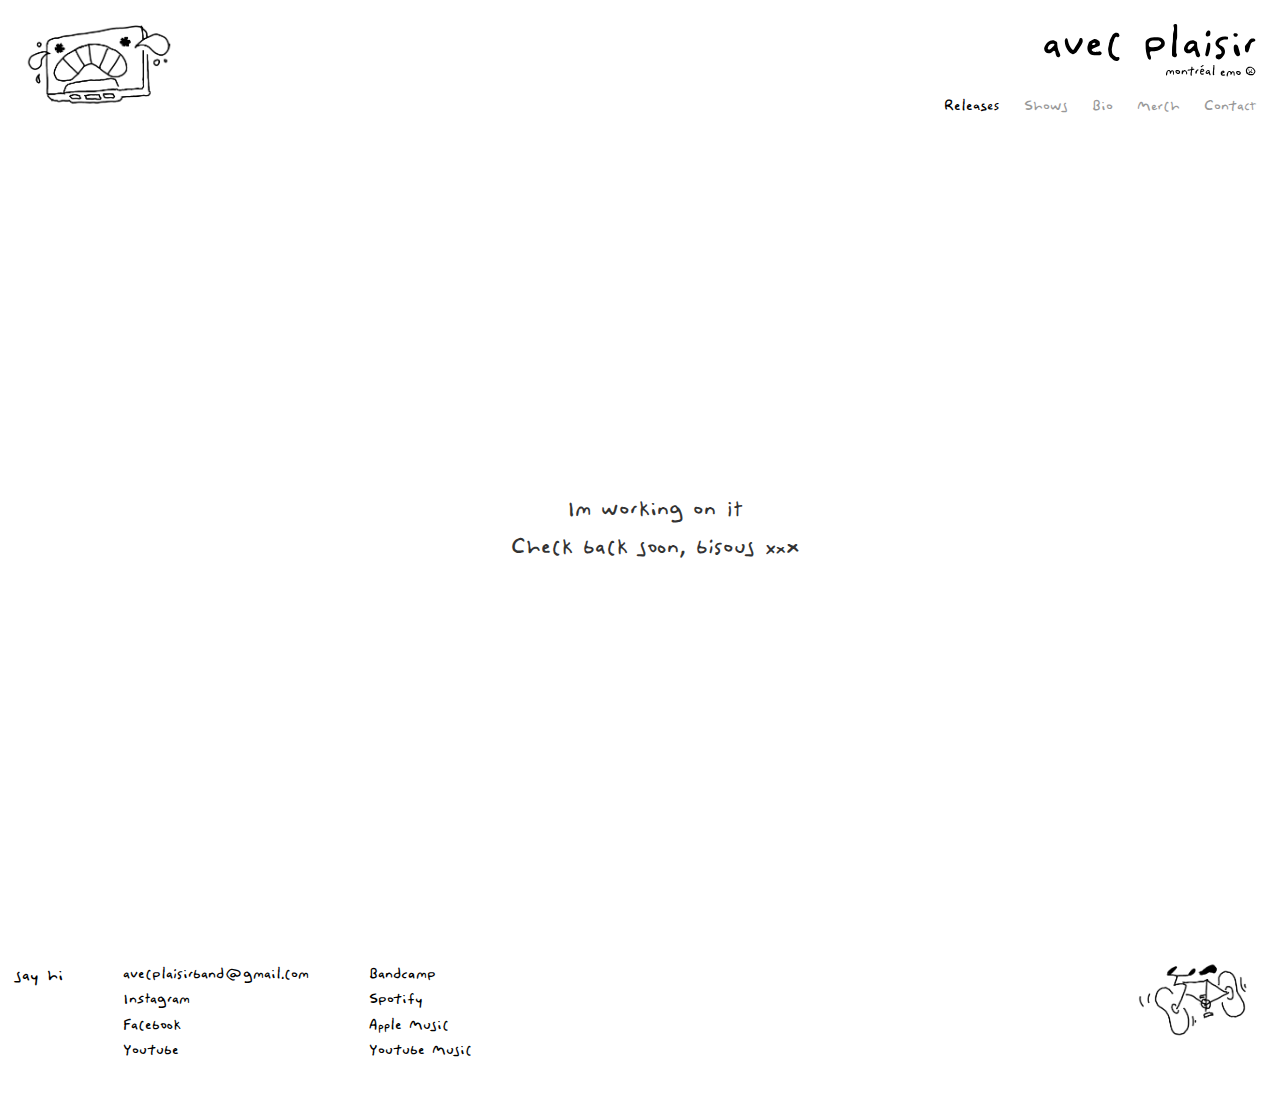
<file: releases.html>
<!DOCTYPE html>
<html lang="en">
<head>
  <meta charset="UTF-8" />
  <meta name="viewport" content="width=device-width, initial-scale=1" />

  <title>Releases | Avec Plaisir | Montréal Emo</title>
  <meta name="description" content="Official website of Avec Plaisir, an indie-punk outfit from Montréal. Listen to Active Listening and find upcoming show dates.">

  <link rel="canonical" href="https://avecplaisir.ca/index.html">
  <link rel="stylesheet" href="css/styles.css" />
  <link rel="preconnect" href="https://fonts.googleapis.com">
<link rel="preconnect" href="https://fonts.gstatic.com" crossorigin>
<link href="https://fonts.googleapis.com/css2?family=Roboto+Mono:ital,wght@0,100..700;1,100..700&display=swap" rel="stylesheet">
<link rel="icon" type="image/png" href="assets/logos/favicon.png">

<meta property="og:type" content="website">
<meta property="og:url" content="https://avecplaisirband.com/">
<meta property="og:title" content="Avec Plaisir | Montréal Emo">
<meta property="og:description" content="Official website of Avec Plaisir. Listen to 'Active Listening' and check upcoming show dates.">
<meta property="og:image" content="https://avecplaisirband.com/assets/logos/opengraph.png">

<meta name="twitter:card" content="summary_large_image">
<meta name="twitter:title" content="Avec Plaisir">
<meta name="twitter:description" content="Official website of Avec Plaisir.">
<meta name="twitter:image" content="https://avecplaisirband.com/assets/logos/opengraph.png">

</head>
<body>

<!-- NAVIGATION -->
    
<nav class="nav">
  <div class="nav-inner">
    
    <div class="nav-gif-container">
      <img src="images/gifs/doodles_sadtape.gif" alt="" class="nav-gif-releases" />
    </div>

    <div class="nav-content">
      <a href="index.html" class="nav-logo">
        <img src="assets/logos/logo-full-right.svg" alt="Avec Plaisir" class="desktop-logo" />
        <img src="assets/logos/logo-centered.svg" alt="Avec Plaisir" class="mobile-logo" />
      </a>

      <ul class="nav-links">
        <li><a href="releases.html"class="active">Releases</a></li>
        <li><a href="shows.html">Shows</a></li>
        <li><a href="index.html">Bio</a></li>
        <li><a href="https://avecplaisir.bandcamp.com/merch" target="_blank">Merch</a></li>
        <li><a href="mailto:avecplaisirband@gmail.com">Contact</a></li>
      </ul>
    </div>

  </div>
</nav>

<main class="page">

<!-- CONTENT -->

<main class="page maintenance-page">
  <div class="maintenance-message">
    <p>Im working on it <br> Check back soon, bisous xxx</p>
  </div>
</main>


    <!-- FOOTER -->

 <footer class="footer">
  <h2 class="footer-title">say hi</h2>

  <ul class="footer-links">
    <li><a href="mailto:avecplaisirband@gmail.com">avecplaisirband@gmail.com</a></li>
    <li><a href="https://www.instagram.com/avecplaisirband/" target="_blank" rel="noopener noreferrer">Instagram</a></li>
    <li><a href="https://www.facebook.com/avecplaisirband" target="_blank" rel="noopener noreferrer">Facebook</a></li>
    <li><a href="https://www.youtube.com/@avecplaisirband" target="_blank" rel="noopener noreferrer">Youtube</a></li>
  </ul>

  <ul class="footer-links">
    <li><a href="https://avecplaisir.bandcamp.com/album/active-listening" target="_blank" rel="noopener noreferrer">Bandcamp</a></li>
    <li><a href="https://open.spotify.com/artist/45OR9taqVY8Pkll6PQg9xI?si=CJTieQonRMGG50aIRKrLEA&nd=1&dlsi=aba20785f264412a" target="_blank" rel="noopener noreferrer">Spotify</a></li>
    <li><a href="https://music.apple.com/us/artist/avec-plaisir/1470178502" target="_blank" rel="noopener noreferrer">Apple Music</a></li>
    <li><a href="https://music.youtube.com/channel/UC2itQYO2BKFuR-NdBxmTKXg" target="_blank" rel="noopener noreferrer">Youtube Music</a></li>
  </ul>

  <div class="footer-gif">
    <img src="images/gifs/doodles_bike.gif" alt="" />
  </div>
</footer>

</main>
</body>
</html>
</file>
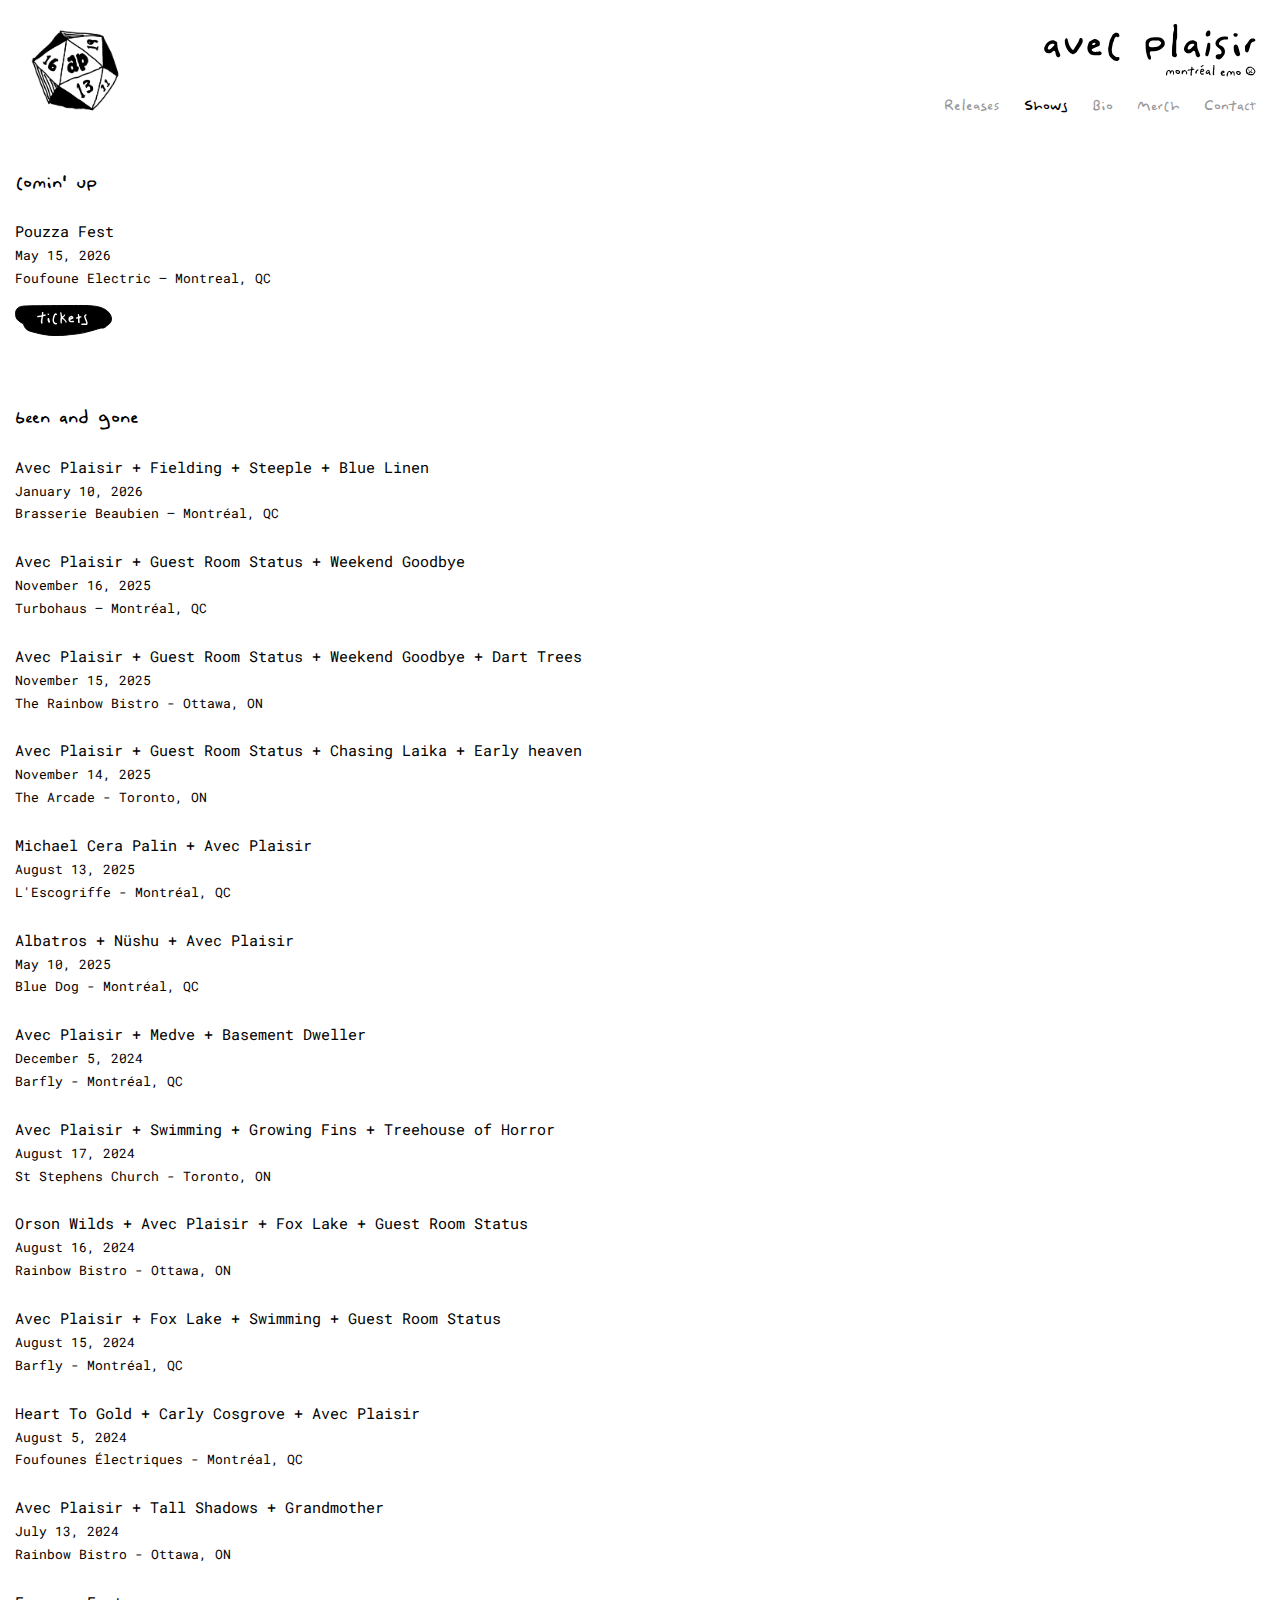
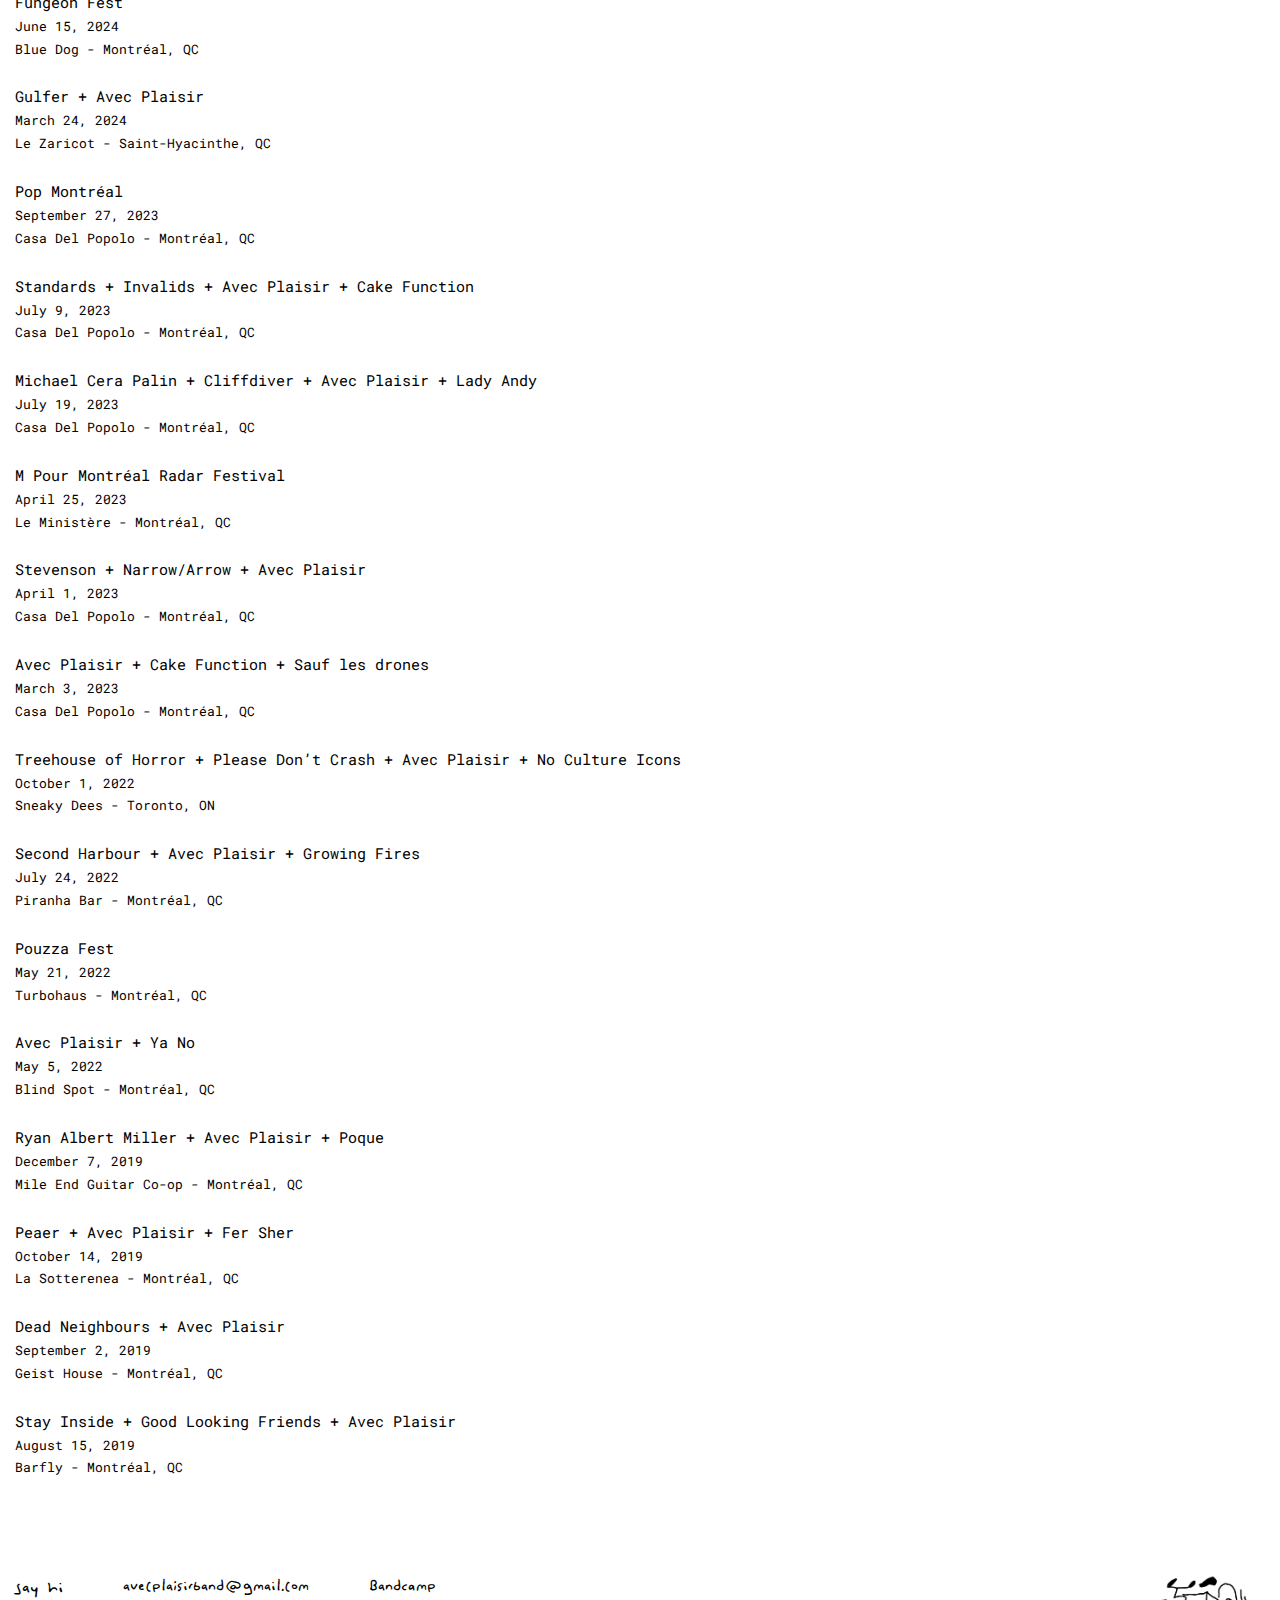
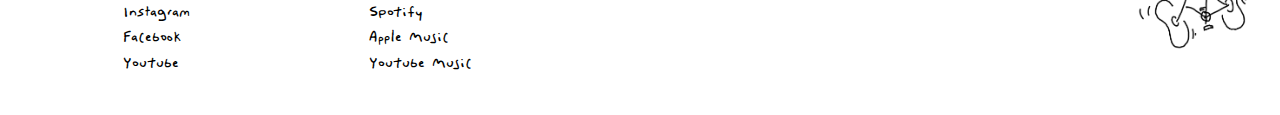
<file: shows.html>
<!DOCTYPE html>
<html lang="en">
<head>
  <meta charset="UTF-8" />
  <meta name="viewport" content="width=device-width, initial-scale=1" />

  <title>Shows | Avec Plaisir | Montréal Emo</title>
  <meta name="description" content="Official website of Avec Plaisir, an indie-punk outfit from Montréal. Listen to Active Listening and find upcoming show dates.">

  <link rel="canonical" href="https://avecplaisir.ca/index.html">
  <link rel="stylesheet" href="css/styles.css" />
  <link rel="preconnect" href="https://fonts.googleapis.com">
<link rel="preconnect" href="https://fonts.gstatic.com" crossorigin>
<link href="https://fonts.googleapis.com/css2?family=Roboto+Mono:ital,wght@0,100..700;1,100..700&display=swap" rel="stylesheet">
<link rel="icon" type="image/png" href="assets/logos/favicon.png">

<meta property="og:type" content="website">
<meta property="og:url" content="https://avecplaisirband.com/">
<meta property="og:title" content="Avec Plaisir | Montréal Emo">
<meta property="og:description" content="Official website of Avec Plaisir. Listen to 'Active Listening' and check upcoming show dates.">
<meta property="og:image" content="https://avecplaisirband.com/assets/logos/opengraph.png">

<meta name="twitter:card" content="summary_large_image">
<meta name="twitter:title" content="Avec Plaisir">
<meta name="twitter:description" content="Official website of Avec Plaisir.">
<meta name="twitter:image" content="https://avecplaisirband.com/assets/logos/opengraph.png">

</head>
<body>

<!-- NAVIGATION -->
    
<nav class="nav">
  <div class="nav-inner">
    
    <div class="nav-gif-container">
      <img src="images/gifs/doodles_dice.gif" alt="" class="nav-gif-shows" />
    </div>

    <div class="nav-content">
      <a href="index.html" class="nav-logo">
        <img src="assets/logos/logo-full-right.svg" alt="Avec Plaisir" class="desktop-logo" />
        <img src="assets/logos/logo-centered.svg" alt="Avec Plaisir" class="mobile-logo" />
      </a>

      <ul class="nav-links">
        <li><a href="releases.html">Releases</a></li>
        <li><a href="shows.html" class="active">Shows</a></li>
        <li><a href="index.html">Bio</a></li>
        <li><a href="https://avecplaisir.bandcamp.com/merch" target="_blank">Merch</a></li>
        <li><a href="mailto:avecplaisirband@gmail.com">Contact</a></li>
      </ul>
    </div>

  </div>
</nav>


<!-- SHOWS LIST -->

<main class="page">
  <section class="shows-section">
    
    <h2 class="section-title">Comin' up</h2>
    
    <div class="show-item upcoming">
      <div class="show-details">
        <span class="show-name">Pouzza Fest</span>
        <span class="show-date">May 15, 2026</span>
        <span class="show-venue">Foufoune Electric — Montreal, QC</span>
      </div>
      
<a href="https://pouzzafest.com/en/tickets/" class="ticket-button">
  <img
    class="ticket-default"
    src="assets/buttons/Tickets-default.svg"
    alt="Tickets link"
  />
  <img
    class="ticket-hover"
    src="assets/buttons/Tickets-hover.svg"
    alt="Tickets link"
  />
</a>
    </div>

    <div class="shows-mobile-gif">
      <img src="images/gifs/doodles_bike.gif" alt="" />
    </div>

    <h2 class="section-title">been and gone</h2>
    
    <div class="show-item past">
      <div class="show-details">
        <span class="show-name">Avec Plaisir + Fielding + Steeple + Blue Linen</span>
        <span class="show-date">January 10, 2026</span>
        <span class="show-venue">Brasserie Beaubien — Montréal, QC</span>
      </div>
    </div>

    <div class="show-item past">
      <div class="show-details">
        <span class="show-name">Avec Plaisir + Guest Room Status + Weekend Goodbye</span>
        <span class="show-date">November 16, 2025</span>
        <span class="show-venue">Turbohaus — Montréal, QC</span>
      </div>
    </div> 
    
    <div class="show-item past">
      <div class="show-details">
        <span class="show-name">Avec Plaisir + Guest Room Status + Weekend Goodbye + Dart Trees</span>
        <span class="show-date">November 15, 2025</span>
        <span class="show-venue">The Rainbow Bistro - Ottawa, ON</span>
      </div>
    </div>

    <div class="show-item past">
      <div class="show-details">
        <span class="show-name">Avec Plaisir + Guest Room Status + Chasing Laika + Early heaven</span>
        <span class="show-date">November 14, 2025</span>
        <span class="show-venue">The Arcade - Toronto, ON</span>
      </div>
    </div> 

        <div class="show-item past">
      <div class="show-details">
        <span class="show-name">Michael Cera Palin + Avec Plaisir</span>
        <span class="show-date">August 13, 2025</span>
        <span class="show-venue">L'Escogriffe - Montréal, QC</span>
      </div>
    </div>

    <div class="show-item past">
      <div class="show-details">
        <span class="show-name">Albatros + Nüshu + Avec Plaisir</span>
        <span class="show-date">May 10, 2025</span>
        <span class="show-venue">Blue Dog - Montréal, QC</span>
      </div>
    </div> 

            <div class="show-item past">
      <div class="show-details">
        <span class="show-name">Avec Plaisir + Medve + Basement Dweller</span>
        <span class="show-date">December 5, 2024</span>
        <span class="show-venue">Barfly - Montréal, QC</span>
      </div>
    </div>

    <div class="show-item past">
      <div class="show-details">
        <span class="show-name">Avec Plaisir + Swimming + Growing Fins + Treehouse of Horror</span>
        <span class="show-date">August 17, 2024</span>
        <span class="show-venue">St Stephens Church - Toronto, ON</span>
      </div>
    </div> 

               <div class="show-item past">
      <div class="show-details">
        <span class="show-name">Orson Wilds + Avec Plaisir + Fox Lake + Guest Room Status</span>
        <span class="show-date">August 16, 2024</span>
        <span class="show-venue">Rainbow Bistro - Ottawa, ON</span>
      </div>
    </div>

    <div class="show-item past">
      <div class="show-details">
        <span class="show-name">Avec Plaisir + Fox Lake + Swimming + Guest Room Status</span>
        <span class="show-date">August 15, 2024</span>
        <span class="show-venue">Barfly - Montréal, QC</span>
      </div>
    </div> 

    <div class="show-item past">
      <div class="show-details">
        <span class="show-name">Heart To Gold + Carly Cosgrove + Avec Plaisir</span>
        <span class="show-date">August 5, 2024</span>
        <span class="show-venue">Foufounes Électriques - Montréal, QC</span>
      </div>
    </div>

    <div class="show-item past">
      <div class="show-details">
        <span class="show-name">Avec Plaisir + Tall Shadows + Grandmother</span>
        <span class="show-date">July 13, 2024</span>
        <span class="show-venue">Rainbow Bistro - Ottawa, ON</span>
      </div>
    </div> 

     <div class="show-item past">
      <div class="show-details">
        <span class="show-name">Fungeon Fest</span>
        <span class="show-date">June 15, 2024</span>
        <span class="show-venue">Blue Dog - Montréal, QC</span>
      </div>
    </div>

    <div class="show-item past">
      <div class="show-details">
        <span class="show-name">Gulfer + Avec Plaisir</span>
        <span class="show-date">March 24, 2024</span>
        <span class="show-venue">Le Zaricot - Saint-Hyacinthe, QC</span>
      </div>
    </div> 

         <div class="show-item past">
      <div class="show-details">
        <span class="show-name">Pop Montréal</span>
        <span class="show-date">September 27, 2023</span>
        <span class="show-venue">Casa Del Popolo - Montréal, QC</span>
      </div>
    </div>

    <div class="show-item past">
      <div class="show-details">
        <span class="show-name">Standards + Invalids + Avec Plaisir + Cake Function</span>
        <span class="show-date">July 9, 2023</span>
        <span class="show-venue">Casa Del Popolo - Montréal, QC</span>
      </div>
    </div> 

             <div class="show-item past">
      <div class="show-details">
        <span class="show-name">Michael Cera Palin + Cliffdiver + Avec Plaisir + Lady Andy</span>
        <span class="show-date">July 19, 2023</span>
        <span class="show-venue">Casa Del Popolo - Montréal, QC</span>
      </div>
    </div>

    <div class="show-item past">
      <div class="show-details">
        <span class="show-name">M Pour Montréal Radar Festival</span>
        <span class="show-date">April 25, 2023</span>
        <span class="show-venue">Le Ministère - Montréal, QC</span>
      </div>
    </div>
    
                 <div class="show-item past">
      <div class="show-details">
        <span class="show-name">Stevenson + Narrow/Arrow + Avec Plaisir</span>
        <span class="show-date">April 1, 2023</span>
        <span class="show-venue">Casa Del Popolo - Montréal, QC</span>
      </div>
    </div>

    <div class="show-item past">
      <div class="show-details">
        <span class="show-name">Avec Plaisir + Cake Function + Sauf les drones</span>
        <span class="show-date">March 3, 2023</span>
        <span class="show-venue">Casa Del Popolo - Montréal, QC</span>
      </div>
    </div>

                     <div class="show-item past">
      <div class="show-details">
        <span class="show-name">Treehouse of Horror + Please Don’t Crash + Avec Plaisir + No Culture Icons</span>
        <span class="show-date">October 1, 2022</span>
        <span class="show-venue">Sneaky Dees - Toronto, ON</span>
      </div>
    </div>

    <div class="show-item past">
      <div class="show-details">
        <span class="show-name">Second Harbour + Avec Plaisir + Growing Fires</span>
        <span class="show-date">July 24, 2022</span>
        <span class="show-venue">Piranha Bar - Montréal, QC</span>
      </div>
    </div>

        <div class="show-item past">
      <div class="show-details">
        <span class="show-name">Pouzza Fest</span>
        <span class="show-date">May 21, 2022</span>
        <span class="show-venue">Turbohaus - Montréal, QC</span>
      </div>
    </div>

        <div class="show-item past">
      <div class="show-details">
        <span class="show-name">Avec Plaisir + Ya No</span>
        <span class="show-date">May 5, 2022</span>
        <span class="show-venue">Blind Spot - Montréal, QC</span>
      </div>
    </div>

        <div class="show-item past">
      <div class="show-details">
        <span class="show-name">Ryan Albert Miller + Avec Plaisir + Poque</span>
        <span class="show-date">December 7, 2019</span>
        <span class="show-venue">Mile End Guitar Co-op - Montréal, QC</span>
      </div>
    </div>

            <div class="show-item past">
      <div class="show-details">
        <span class="show-name">Peaer + Avec Plaisir + Fer Sher</span>
        <span class="show-date">October 14, 2019</span>
        <span class="show-venue">La Sotterenea - Montréal, QC</span>
      </div>
    </div>

        <div class="show-item past">
      <div class="show-details">
        <span class="show-name">Dead Neighbours + Avec Plaisir</span>
        <span class="show-date">September 2, 2019</span>
        <span class="show-venue">Geist House - Montréal, QC</span>
      </div>
    </div>

            <div class="show-item past">
      <div class="show-details">
        <span class="show-name">Stay Inside + Good Looking Friends + Avec Plaisir</span>
        <span class="show-date">August 15, 2019</span>
        <span class="show-venue">Barfly - Montréal, QC</span>
      </div>
    </div>
    
    
    </section>

    <!-- FOOTER -->

 <footer class="footer">
  <h2 class="footer-title">say hi</h2>

  <ul class="footer-links">
    <li><a href="mailto:avecplaisirband@gmail.com">avecplaisirband@gmail.com</a></li>
    <li><a href="https://www.instagram.com/avecplaisirband/" target="_blank" rel="noopener noreferrer">Instagram</a></li>
    <li><a href="https://www.facebook.com/avecplaisirband" target="_blank" rel="noopener noreferrer">Facebook</a></li>
    <li><a href="https://www.youtube.com/@avecplaisirband" target="_blank" rel="noopener noreferrer">Youtube</a></li>
  </ul>

  <ul class="footer-links">
    <li><a href="https://avecplaisir.bandcamp.com/album/active-listening" target="_blank" rel="noopener noreferrer">Bandcamp</a></li>
    <li><a href="https://open.spotify.com/artist/45OR9taqVY8Pkll6PQg9xI?si=CJTieQonRMGG50aIRKrLEA&nd=1&dlsi=aba20785f264412a" target="_blank" rel="noopener noreferrer">Spotify</a></li>
    <li><a href="https://music.apple.com/us/artist/avec-plaisir/1470178502" target="_blank" rel="noopener noreferrer">Apple Music</a></li>
    <li><a href="https://music.youtube.com/channel/UC2itQYO2BKFuR-NdBxmTKXg" target="_blank" rel="noopener noreferrer">Youtube Music</a></li>
  </ul>

  <div class="footer-gif">
    <img src="images/gifs/doodles_bike.gif" alt="" />
  </div>
</footer>

</main>
</body>
</html>
</file>
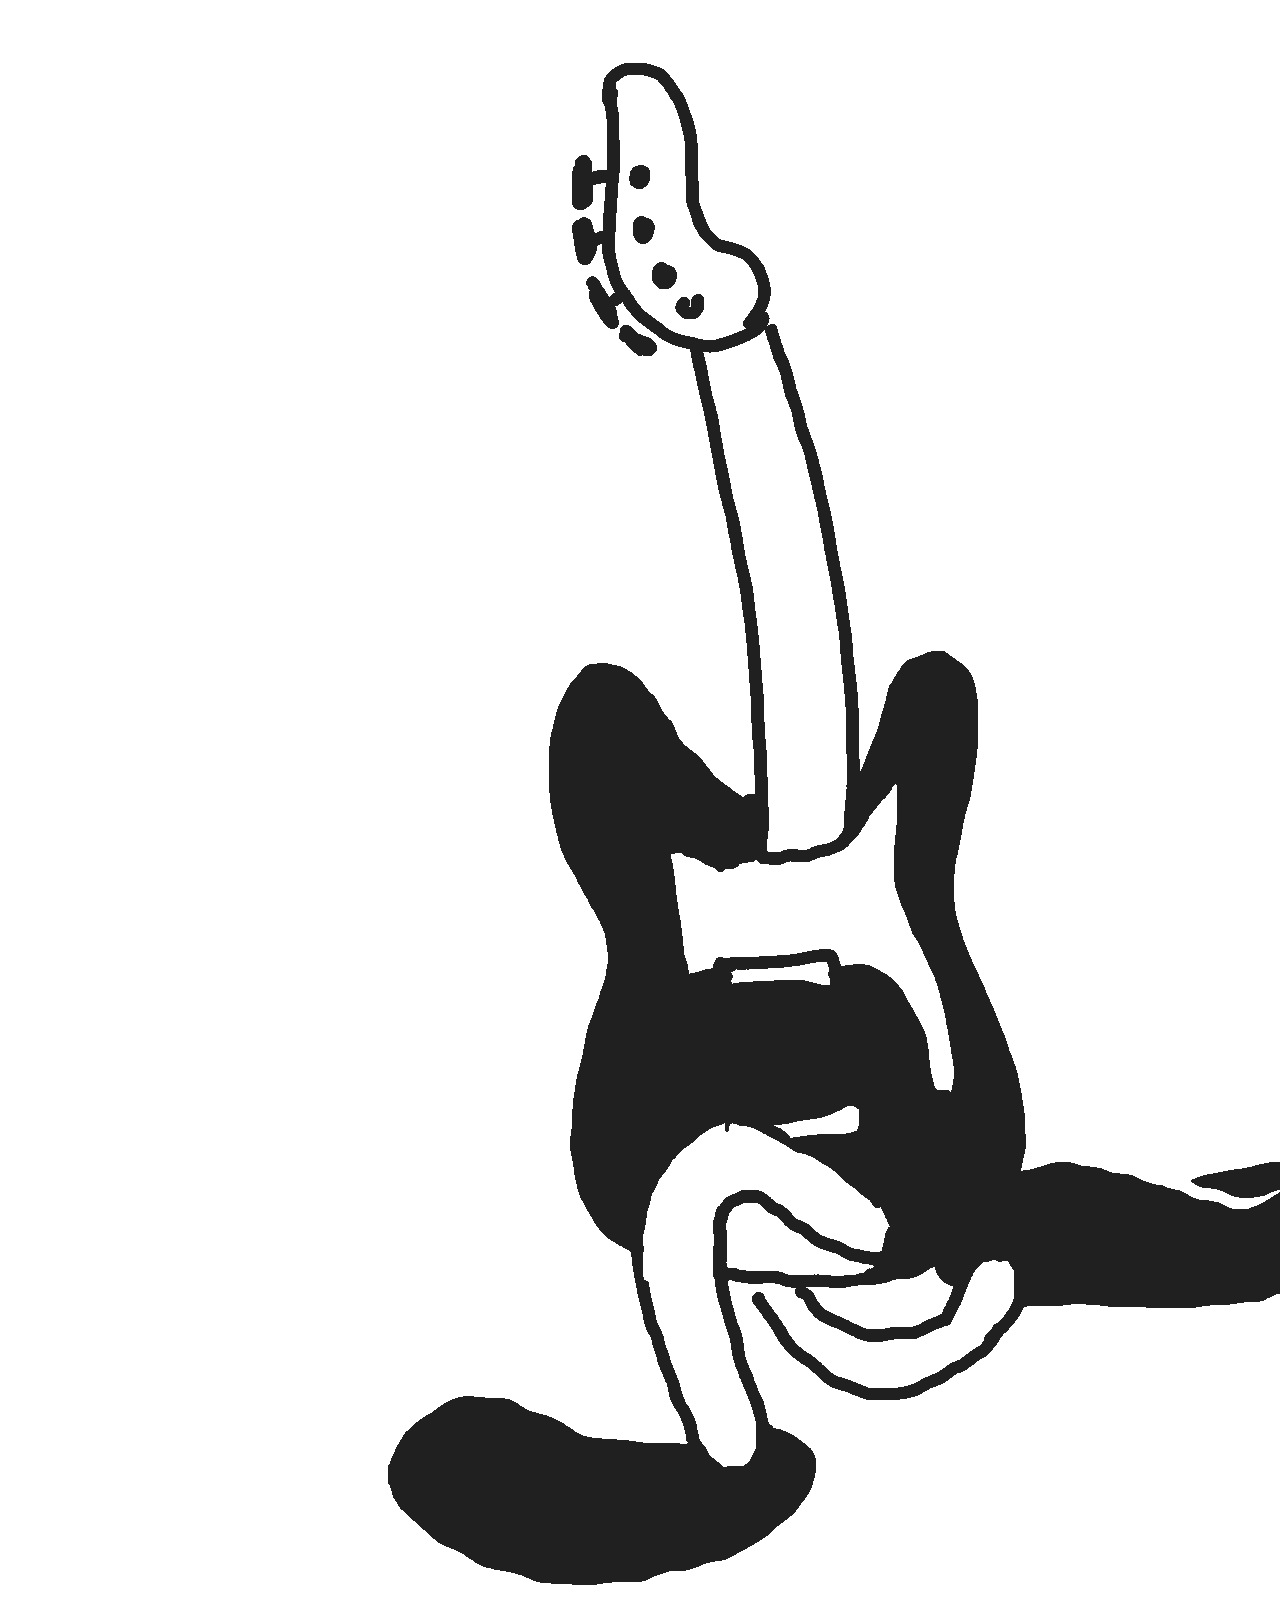
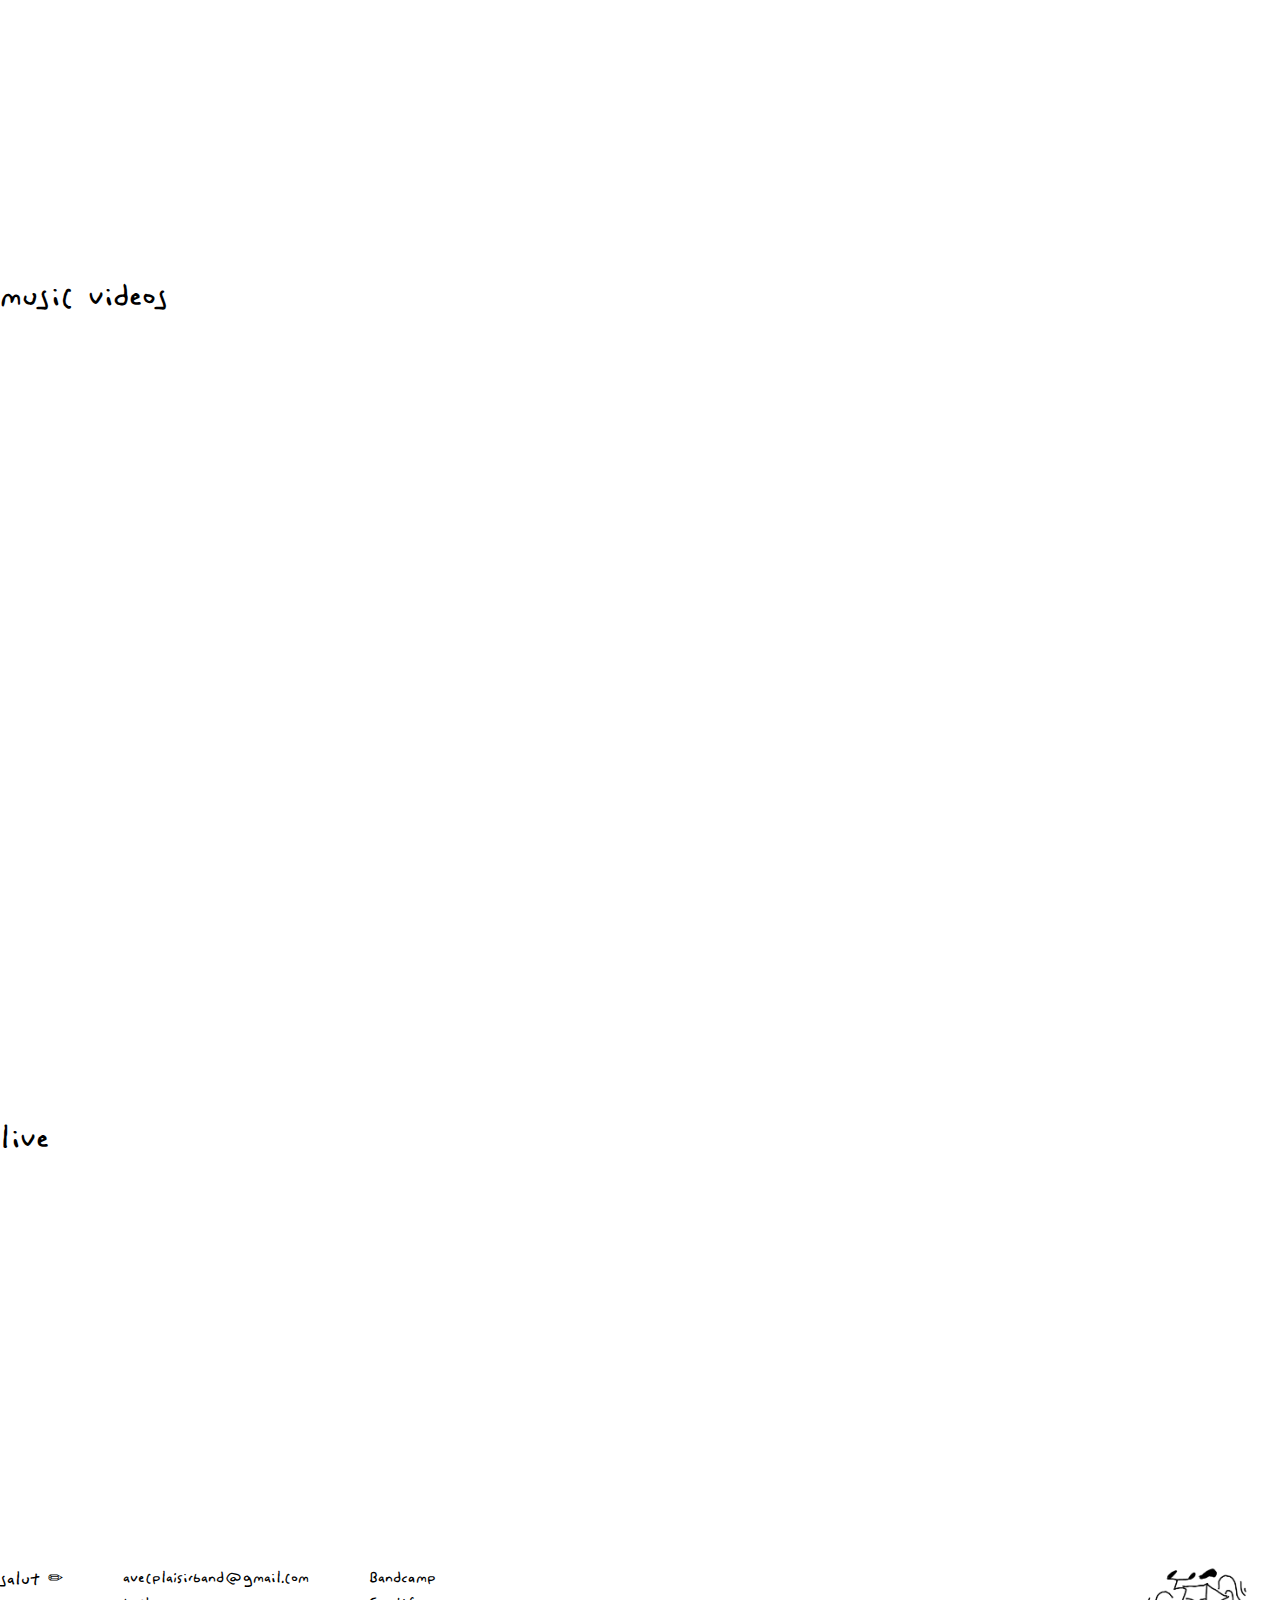
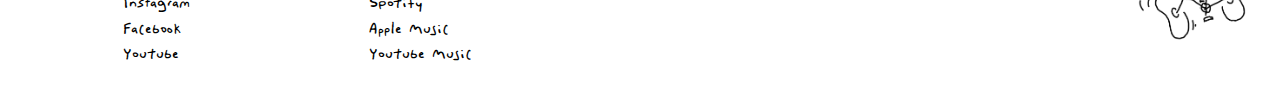
<file: videos.html>
<!DOCTYPE html>
<html lang="en">
<head>
  <meta charset="UTF-8" />
  <meta name="viewport" content="width=device-width, initial-scale=1" />
  
  <title>Avec Plaisir | Montréal Emo</title>
  <meta name="description" content="Official website of Avec Plaisir, an indie-punk outfit from Montréal. Listen to Active Listening and find upcoming show dates.">

  <link rel="canonical" href="https://avecplaisir.ca/index.html">
  <link rel="stylesheet" href="css/styles.css" />
  <link rel="preconnect" href="https://fonts.googleapis.com">
<link rel="preconnect" href="https://fonts.gstatic.com" crossorigin>
<link href="https://fonts.googleapis.com/css2?family=Roboto+Mono:ital,wght@0,100..700;1,100..700&display=swap" rel="stylesheet">
<link rel="icon" type="image/png" href="assets/logos/favicon.png">

<meta property="og:type" content="website">
<meta property="og:url" content="https://avecplaisirband.com/">
<meta property="og:title" content="Avec Plaisir | Montréal Emo">
<meta property="og:description" content="Official website of Avec Plaisir. Listen to 'Active Listening' and check upcoming show dates.">
<meta property="og:image" content="https://avecplaisirband.com/assets/logos/opengraph.png">

<meta name="twitter:card" content="summary_large_image">
<meta name="twitter:title" content="Avec Plaisir">
<meta name="twitter:description" content="Official website of Avec Plaisir.">
<meta name="twitter:image" content="https://avecplaisirband.com/assets/logos/opengraph.png">

</head>
<body>

<!-- NAVIGATION -->
    
<nav class="nav">
  <div class="nav-inner">
    
    <div class="nav-gif-container">
      <img src="images/gifs/doodles_guitar.gif" alt="" class="nav-gif-videos" />
    </div>

    <div class="nav-content">
      <a href="index.html" class="nav-logo">
        <img src="assets/logos/logo-full-right.svg" alt="Avec Plaisir" class="desktop-logo" />
        <img src="assets/logos/logo-centered.svg" alt="Avec Plaisir" class="mobile-logo" />
      </a>

      <ul class="nav-links">
        <li><a href="music.html">music</a></li>
        <li><a href="videos.html" class="active">videos</a></li>
        <li><a href="shows.html">shows</a></li>
        <li><a href="bio.html">Bio</a></li>
        <li><a href="https://avecplaisir.bandcamp.com/merch" target="_blank">Merch</a></li>
        <li><a href="mailto:avecplaisirband@gmail.com">contact</a></li>
      </ul>
    </div>

  </div>
</nav>



<!-- VIDEO LIST -->

<main class="page-videos">
  <div class="videos-container">
    
    <aside class="videos-sidebar">
      <h1 class="page-title">music videos</h1>
    </aside>

    <div class="videos-grid">
      
      <div class="video-item">
        <div class="video-wrapper">
          <iframe 
            src="https://www.youtube.com/embed/_FIIlsVK1x0?si=zjXT20tFNwWShGwF" 
            title="YouTube video player" 
            frameborder="0" 
            allow="accelerometer; autoplay; clipboard-write; encrypted-media; gyroscope; picture-in-picture; web-share" 
            allowfullscreen>
          </iframe>
        </div>
      </div>

      <div class="video-item">
        <div class="video-wrapper">
          <iframe src="https://www.youtube.com/embed/Cbv0wXN_Bjk?si=gFUU7Fvgr6tcYVGi" frameborder="0" allowfullscreen></iframe>
        </div>
      </div>

      <div class="video-item">
        <div class="video-wrapper">
          <iframe src="https://www.youtube.com/embed/W7pDZsp280Q?si=HEhrYgb8gCchxd9m" frameborder="0" allowfullscreen></iframe>
        </div>
      </div>

      <div class="video-item">
        <div class="video-wrapper">
          <iframe src="https://www.youtube.com/embed/F1K-IyjENeE?si=w1xi3kalOuehYwEW" frameborder="0" allowfullscreen></iframe>
        </div>
      </div>

      <div class="video-item-bottom">
        <div class="video-wrapper">
          <iframe src="https://www.youtube.com/embed/pJiJlLGWBhI?si=W1EOS5hM5J8Q253H" frameborder="0" allowfullscreen></iframe>
        </div>
      </div>

    </div>
  </div>



  <div class="videos-container">
    
    <aside class="videos-sidebar">
      <h1 class="page-title">live</h1>
    </aside>

    <div class="videos-grid">
      
      <div class="video-item">
        <div class="video-wrapper">
          <iframe 
            src="https://www.youtube.com/embed/EeSS2xbixX8?si=PjLnt8IuCRmmNMd2" 
            title="YouTube video player" 
            frameborder="0" 
            allow="accelerometer; autoplay; clipboard-write; encrypted-media; gyroscope; picture-in-picture; web-share" 
            allowfullscreen>
          </iframe>
        </div>
      </div>

      <div class="video-item">
        <div class="video-wrapper">
          <iframe src="https://www.youtube.com/embed/NlBdc4OUYlk?si=Q6oOCxyKRAqHeLyE" frameborder="0" allowfullscreen></iframe>
        </div>
      </div>

    </div>
  </div>



<!-- FOOTER -->

 <footer class="footer">
  <h2 class="footer-title">salut ✏</h2>

  <ul class="footer-links">
    <li><a href="mailto:avecplaisirband@gmail.com">avecplaisirband@gmail.com</a></li>
    <li><a href="https://www.instagram.com/avecplaisirband/" target="_blank" rel="noopener noreferrer">Instagram</a></li>
    <li><a href="https://www.facebook.com/avecplaisirband" target="_blank" rel="noopener noreferrer">Facebook</a></li>
    <li><a href="https://www.youtube.com/@avecplaisirband" target="_blank" rel="noopener noreferrer">Youtube</a></li>
  </ul>

  <ul class="footer-links">
    <li><a href="https://avecplaisir.bandcamp.com/album/active-listening" target="_blank" rel="noopener noreferrer">Bandcamp</a></li>
    <li><a href="https://open.spotify.com/artist/45OR9taqVY8Pkll6PQg9xI?si=CJTieQonRMGG50aIRKrLEA&nd=1&dlsi=aba20785f264412a" target="_blank" rel="noopener noreferrer">Spotify</a></li>
    <li><a href="https://music.apple.com/us/artist/avec-plaisir/1470178502" target="_blank" rel="noopener noreferrer">Apple Music</a></li>
    <li><a href="https://music.youtube.com/channel/UC2itQYO2BKFuR-NdBxmTKXg" target="_blank" rel="noopener noreferrer">Youtube Music</a></li>
  </ul>

  <div class="footer-gif">
    <img src="images/gifs/doodles_bike.gif" alt="" />
  </div>
</footer>

</main>
</body>
</html>
</file>
<file: css/styles.css>
/* =========================================
   GLOBAL STYLES (Applies everywhere)
   ========================================= */

* {
  box-sizing: border-box;
  margin: 0;
  padding: 0;
}

.page {
  max-width: 1800px;
  padding: 15px;
  margin: 0 auto;
}

/* FONTS */

body {
  font-family: "Roboto Mono", monospace;
  background: #fff;
  color: #000;
  line-height: 1.6;
  font-size: 14px;
  font-weight: 400;
}

h1 {
  font-family: "Ugly Dave", cursive;
  font-weight: normal;
}

h2 {
  font-family: "Ugly Dave", cursive;
  font-weight: normal;
}

.nav-links a {
  font-family: "Ugly Dave", cursive;
  font-weight: normal;
  text-decoration: none;
  color: #000;
}

a {
  color: #000;
  text-decoration: underline;
  text-decoration-thickness: 1px;
  text-underline-offset: 3px;
}


@font-face {
  font-family: "Ugly Dave";
  src: url("../assets/fonts/UglyDave.otf") format("opentype");
  font-weight: normal;
  font-style: normal;
}

@font-face {
  font-family: "Ugly Dave Alternates";
  src: url("../assets/fonts/UglyDave-Alternates.otf") format("opentype");
  font-weight: normal;
  font-style: normal;
}


/* NAVIGATION */
.nav {
  width: 100%;
}

/* NAVIGATION LINKS */
.nav-links {
  list-style: none; /* Removes bullet points */
  display: flex;    /* Makes list horizontal */
  gap: 24px;       /* Space between links */
  padding: 0;
  margin: 0;
}

.nav-links li {
  display: inline-block; /* Secondary backup to ensure no bullets */
}

.nav-links a {
  text-decoration: none;
  color: #000;
  font-family: "Ugly Dave", cursive;
  font-size: 16px;
  
  /* Opacity Logic */
  opacity: 0.4;
  transition: opacity 0.2s ease;
}

/* Keep active page and hovered links at 100% */
.nav-links a.active,
.nav-links a:hover {
  opacity: 1;
}

@media (max-width: 900px) {
  .nav-links {
    justify-content: center; /* Centers horizontal links on mobile */
    width: 100%;
    margin-top: 15px;
  }
}

.nav-inner {
  max-width: 1800px;
  margin: 0 auto;
  padding: 24px;
  padding-bottom: 12px;
  display: flex;
  justify-content: space-between; /* Pushes gif left, content right */
  align-items: flex-start;
}

.nav-gif-container {
  display: block;
}

.nav-gif {
  max-width: 60px;
  height: auto;
}

.nav-gif-shows {
  max-width: 100px;
  height: auto;
}

.nav-gif-releases {
  max-width: 150px;
  height: auto;
}

.nav-content {
  display: flex;
  flex-direction: column;
  align-items: flex-end; /* Right-aligns logo and link bar on desktop */
  gap: 16px;
}

/* LOGO TOGGLE LOGIC */
.nav-logo img {
  display: block;
  max-width: 250px;
  height: auto;
}

/* On Desktop: Hide mobile logo, show desktop logo */
.mobile-logo { display: none !important; }
.desktop-logo { display: block !important; }


/* MOBILE NAVIGATION (900px and below) */
@media (max-width: 500px) {
  .nav-inner {
    flex-direction: column;
    align-items: center;
    padding: 24px 15px;
  }

  .nav-gif-container {
    display: none; /* Hide gif on mobile */
  }

  .nav-content {
    align-items: center; /* Center logo and link bar */
    width: 100%;
  }

  /* TOGGLE LOGOS: Hide desktop, show mobile */
  .desktop-logo { display: none !important; }
  .mobile-logo { 
    display: block !important; 
    max-width: 180px;
    margin-bottom: 10px;
  }

  .nav-links {
    justify-content: center; /* Center the links horizontally */
    width: 100%;
  }
}




/* =========================================
   HOMEPAGE
   ========================================= */


 /* Target the main container for this specific page */
.maintenance-page {
  display: flex;
  flex-direction: column;
  /* Subtract nav/footer height approx, or use 80vh for a safe middle ground */
  min-height: 80vh; 
  justify-content: center; /* Centers vertically */
  align-items: center;     /* Centers horizontally */
  text-align: center;
}

.maintenance-message p {
  font-family: "Ugly Dave", cursive; /* Using your custom font */
  font-size: 24px;
  padding: 100px 20px; /* Generous top/bottom padding */
  opacity: 0.8;
}  




/* =========================================
   RELEASES PAGE
   ========================================= */

/* Right padding so image hits the edge */
.page {
  padding-right: 0 !important; 
  padding-top: 30px;
}

.releases-page .page {
    padding-left: 0 !important;
    padding-right: 0 !important;
    max-width: 100%; 
}

.releases-container {
  display: flex;
  flex-direction: column;
}

.release-item {
  display: flex;
  align-items: stretch;
  border-bottom: 1px solid #EBEBEB; /* Divider line */
  margin-bottom: 0; /* No gaps between releases */
}

/* LEFT CONTENT BLOCK */
.release-info {
flex: 0 0 480px;
    /* Keeping the 15px padding here ensures text alignment stays consistent with the rest of the site */
    padding: 0px 20px 40px 0px; 
    display: flex;
    flex-direction: column;
    justify-content: space-between;
}

.tracklist ol {
padding-left: 28px; 
    margin-bottom: 20px;
    list-style-position: outside;
}

.tracklist li {
    padding-left: 2px; /* Tiny bit of extra space between the number and the song title */
    margin-bottom: 4px; /* Optional: adds a bit of breathing room between tracks */
}

/* TOP HEADER ALIGNMENT */
.info-top-first {
  display: flex;
  justify-content: space-between;
  align-items: baseline;
}

.info-top {
  display: flex;
  justify-content: space-between;
  align-items: baseline;
  padding-top: 40px;
}

.release-meta {
  text-align: right;
}

.release-title {
  font-size: 21px;
  line-height: 1.1;
}

/* BOTTOM CONTENT ALIGNMENT */
.info-bottom {
  display: flex;
  flex-direction: column;
  gap: 20px;
  /* Content fills up from the bottom naturally here */
}

/* SIDE-BY-SIDE BUTTONS */
.buy-button {
  position: relative;
  display: inline-block;
  width: 124px; /* Adjust to match your SVG width */
}

.buy-button img {
  width: 100%;
  height: auto;
  display: block;
  transition: opacity 0.2s ease; /* Smooth fade for both images */
}

.btn-hover {
  position: absolute;
  top: 0;
  left: 0;
  opacity: 0; /* Hidden by default */
}

/* Show hover AND hide default */
.buy-button:hover .btn-hover {
  opacity: 1;
}

.buy-button:hover .btn-default {
  opacity: 0; /* This stops them from showing at the same time */
}

/* RIGHT VISUAL BLOCK */
.release-visual {
  flex-grow: 1; /* Takes up all remaining space */
  background: #f9f9f9;
}

.release-visual img {
  width: 100%;
  height: 100%;
  object-fit: cover; /* Ensures square image fills the rectangle space */
  display: block;
}

/* MOBILE STYLES */
@media (max-width: 900px) {
  .page {
    padding-right: 15px !important; /* Restore padding for mobile */
  }

  .release-item {
    flex-direction: column-reverse;
  }

  .release-info {
    width: 100%;
    min-width: 100%;
    padding: 30px 15px;
  }

  .release-visual {
    margin: 0 -15px; /* Pulls image to the very edges of the screen */
  }
}






/* =========================================
   BIO PAGE
   ========================================= */

.page-bio {
  padding-right: 15px !important; 
  padding-left: 15px !important; 
}

   /* INTRO */


.intro {
  display: grid;
  grid-template-columns: 2fr 1fr;
  gap: 48px;
  margin-bottom: 40px;
}

h1 {
  font-size: 32px;
  margin-bottom: 8px;
}

.tagline {
  margin-bottom: 24px;
}

.credits {
  list-style: none;
  margin: 0 0 24px;
}

/* DOWNLOAD BUTTON */

.epk-button {
  position: relative;
  display: inline-block;
}

.epk-button img {
  display: block;
}

.epk-hover {
  position: absolute;
  top: 0;
  left: 0;
  opacity: 0;
}

.epk-button:hover .epk-hover {
  opacity: 1;
}

.epk-button:hover .epk-default {
  opacity: 0;
}


/* PHOTOS */
.photos {
  margin-bottom: 40px;
}

.photos h2 {
  margin-bottom: 24px;
}

.photo-grid {
  columns: 3;
  column-gap: 10px;
}

.photo-grid img {
  width: 100%;
  display: block;
  margin-bottom: 10px;
  break-inside: avoid;
}

@media (max-width: 900px) {
  .photo-grid {
    columns: 2;
  }
}

@media (max-width: 450px) {
  .photo-grid {
    columns: 1;
  }
}

/* PRESS */
.press {
  margin-bottom: 100px;
}

.press h2 {
  margin-bottom: 24px;
}

.press-grid {
  display: grid;
  grid-template-columns: repeat(3, 1fr);
  gap: 32px;
}

.press-grid-1 {
  display: grid;
  grid-template-columns: repeat(3, 1fr);
  gap: 32px;
  margin-bottom: 60px;
}

.press h3 {
  margin-bottom: 12px;
}

/* MOBILE STACKING (ONLY for Intro and Press) */
@media (max-width: 600px) {
  
  /* Stacks Bio text and Sidebar */
  .intro {
    display: flex;
    flex-direction: column;
    gap: 32px;
  }

  /* Stacks the 3 press quotes vertically */
  .press-grid {
    display: flex;
    flex-direction: column;
    gap: 40px;
  }

  /* Ensures the sidebar image/button doesn't stretch weirdly */
  .intro-right img {
    max-width: 100%;
    height: auto;
  }
}




/* =========================================
   SHOWS PAGE
   ========================================= */

.page-shows {
  padding-right: 15px !important; 
  padding-left: 15px !important; 
}

.shows-section {
  margin-top: 0px;
}

.section-title {
  margin-bottom: 10px;
  text-transform: lowercase;
}

.show-item {
  display: flex;
  justify-content: space-between;
  align-items: center;
  padding: 10px 0;
  padding-bottom: 15px;
  font-family: "Roboto Mono", monospace;
}


.show-details {
  display: flex;
  flex-direction: column;
  font-size: 13px;
  gap: 2px;
}

.show-name {
  font-size: 15px;
}

.ticket-link {
  font-family: "Ugly Dave", cursive;
  text-decoration: underline;
  font-size: 18px;
}

/* GIF Logic */
.shows-mobile-gif {
  display: none; /* Hidden on Desktop/Tablet */
  justify-content: center;
  padding: 40px 0;
}

.shows-mobile-gif img {
  max-width: 150px;
}

/* MOBILE SHOWS (600px and below) */
@media (max-width: 600px) {
  .show-item {
    flex-direction: column;
    align-items: flex-start;
    gap: 15px;
  }

  .shows-mobile-gif {
    display: flex; /* Shown only on Mobile */
  }
  
  .ticket-link {
    align-self: flex-start;
  }
}

/* Stack the ticket button underneath the show details */
.show-item.upcoming {
  flex-direction: column;   /* Changes from side-by-side to vertical stack */
  align-items: flex-start;  /* Keeps text and button aligned to the left */
  gap: 16px;                /* Adds space between the venue and the button */
}

/* Ensure the SVG button doesn't stretch too wide */
.ticket-link img {
  display: block;
  max-width: 120px;         /* Adjust this number to change the button size */
  height: auto;
}

/* Add space above the second section header */
.shows-section div + h2 {
    margin-top: 50px;
}

/* Container needs to be relative so the absolute hover image stays inside it */
.ticket-button {
  position: relative;
  display: inline-block;
}

.ticket-button img {
  display: block;
  max-width: 120px; /* Maintains your preferred size */
  transition: opacity 0.2s ease;
}

/* Hide the hover image by default */
.ticket-hover {
  position: absolute;
  top: 0;
  left: 0;
  opacity: 0;
}

/* On hover: Show the hover asset and hide the default asset */
.ticket-button:hover .ticket-hover {
  opacity: 1;
}

.ticket-button:hover .ticket-default {
  opacity: 0;
}




/* =========================================
   FOOTER
   ========================================= */

.footer {
  display: flex;
  flex-direction: row;
  align-items: flex-start;
  gap: 60px; /* Space between the text sections */
  margin-top: 80px;
  margin-bottom: 24px;
  padding-right: 24px;
  padding-left: 0px;
  width: 100%;
}

.footer-title {
  font-family: "Ugly Dave", cursive;
  font-size: 18px;
  text-transform: lowercase;
}

.footer-links {
  list-style: none;
  padding: 0;
  font-family: "Ugly Dave";
  font-size: 16px;
}

.footer-links a {
  text-decoration: none;
}

/* RIGHT ALIGN THE GIF ON DESKTOP */
.footer-gif {
  margin-left: auto; /* This pushes the GIF to the far right of the flex container */
}

.footer-gif img {
  max-width: 120px;
  height: auto;
  display: block;
}

/* MOBILE FOOTER (Stacks everything centered) */
@media (max-width: 900px) {
  .footer {
    flex-direction: column;
    align-items: left; /* Centers all children */
    text-align: left;  /* Centers text inside children */
    gap: 40px;           /* Vertical spacing between blocks */
  }

  .footer-gif {
    margin-left: 0;      /* Resets the desktop right-alignment */
    order: 4;            /* Ensures the GIF stays at the very bottom */
  }

  .footer-links {
    margin: 0;
  }
}
</file>
